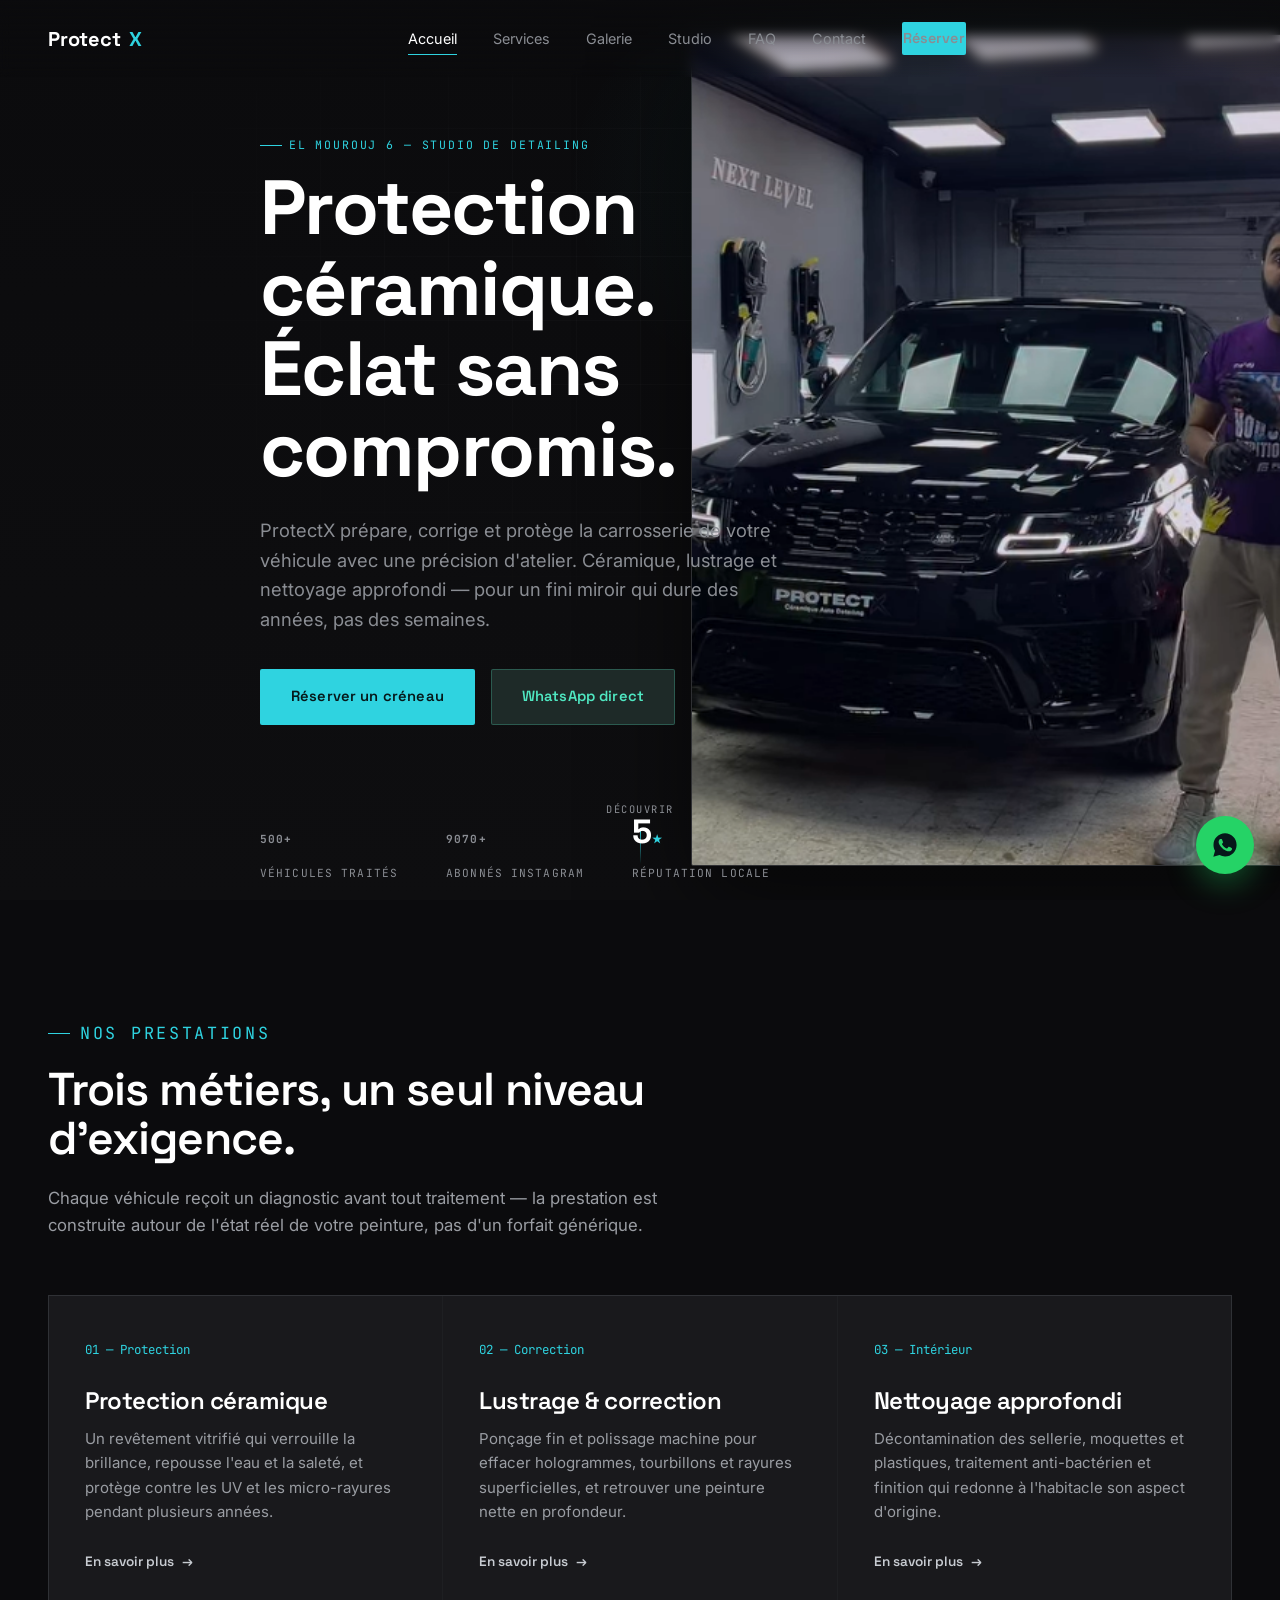
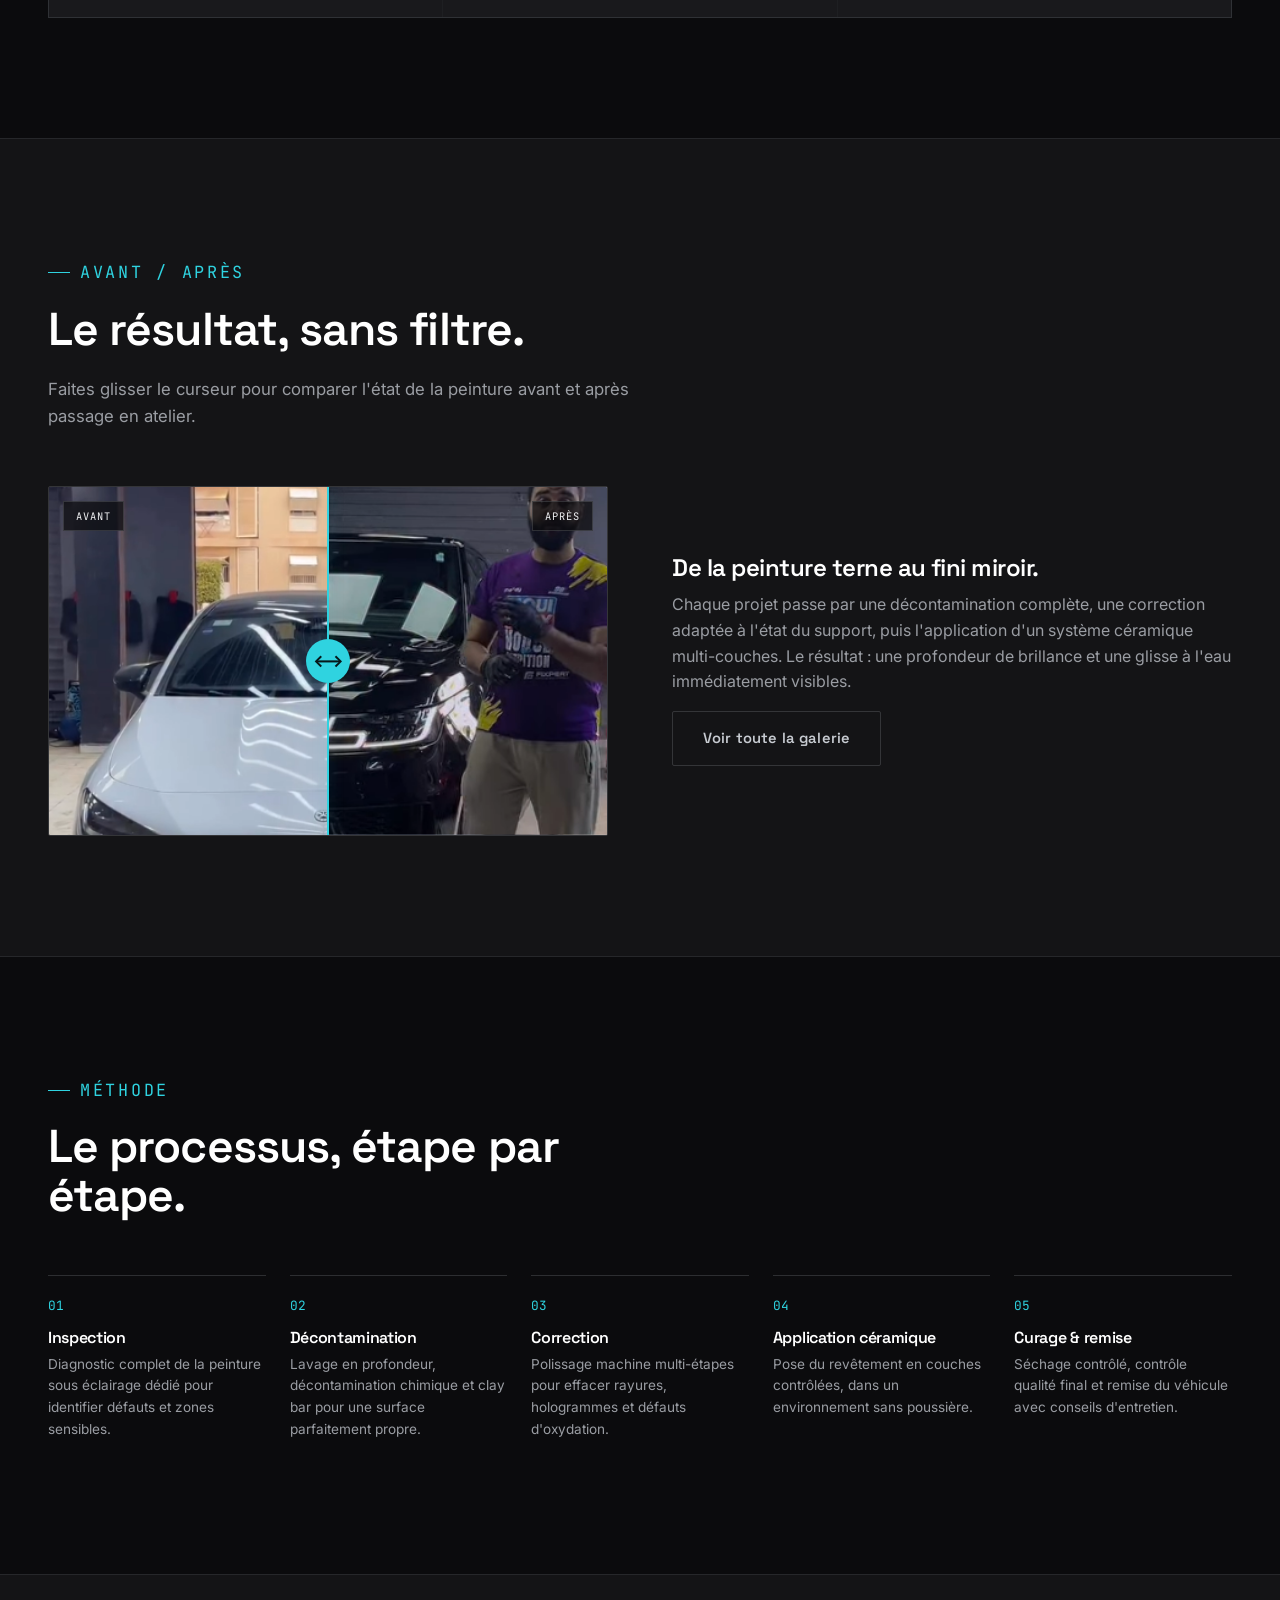
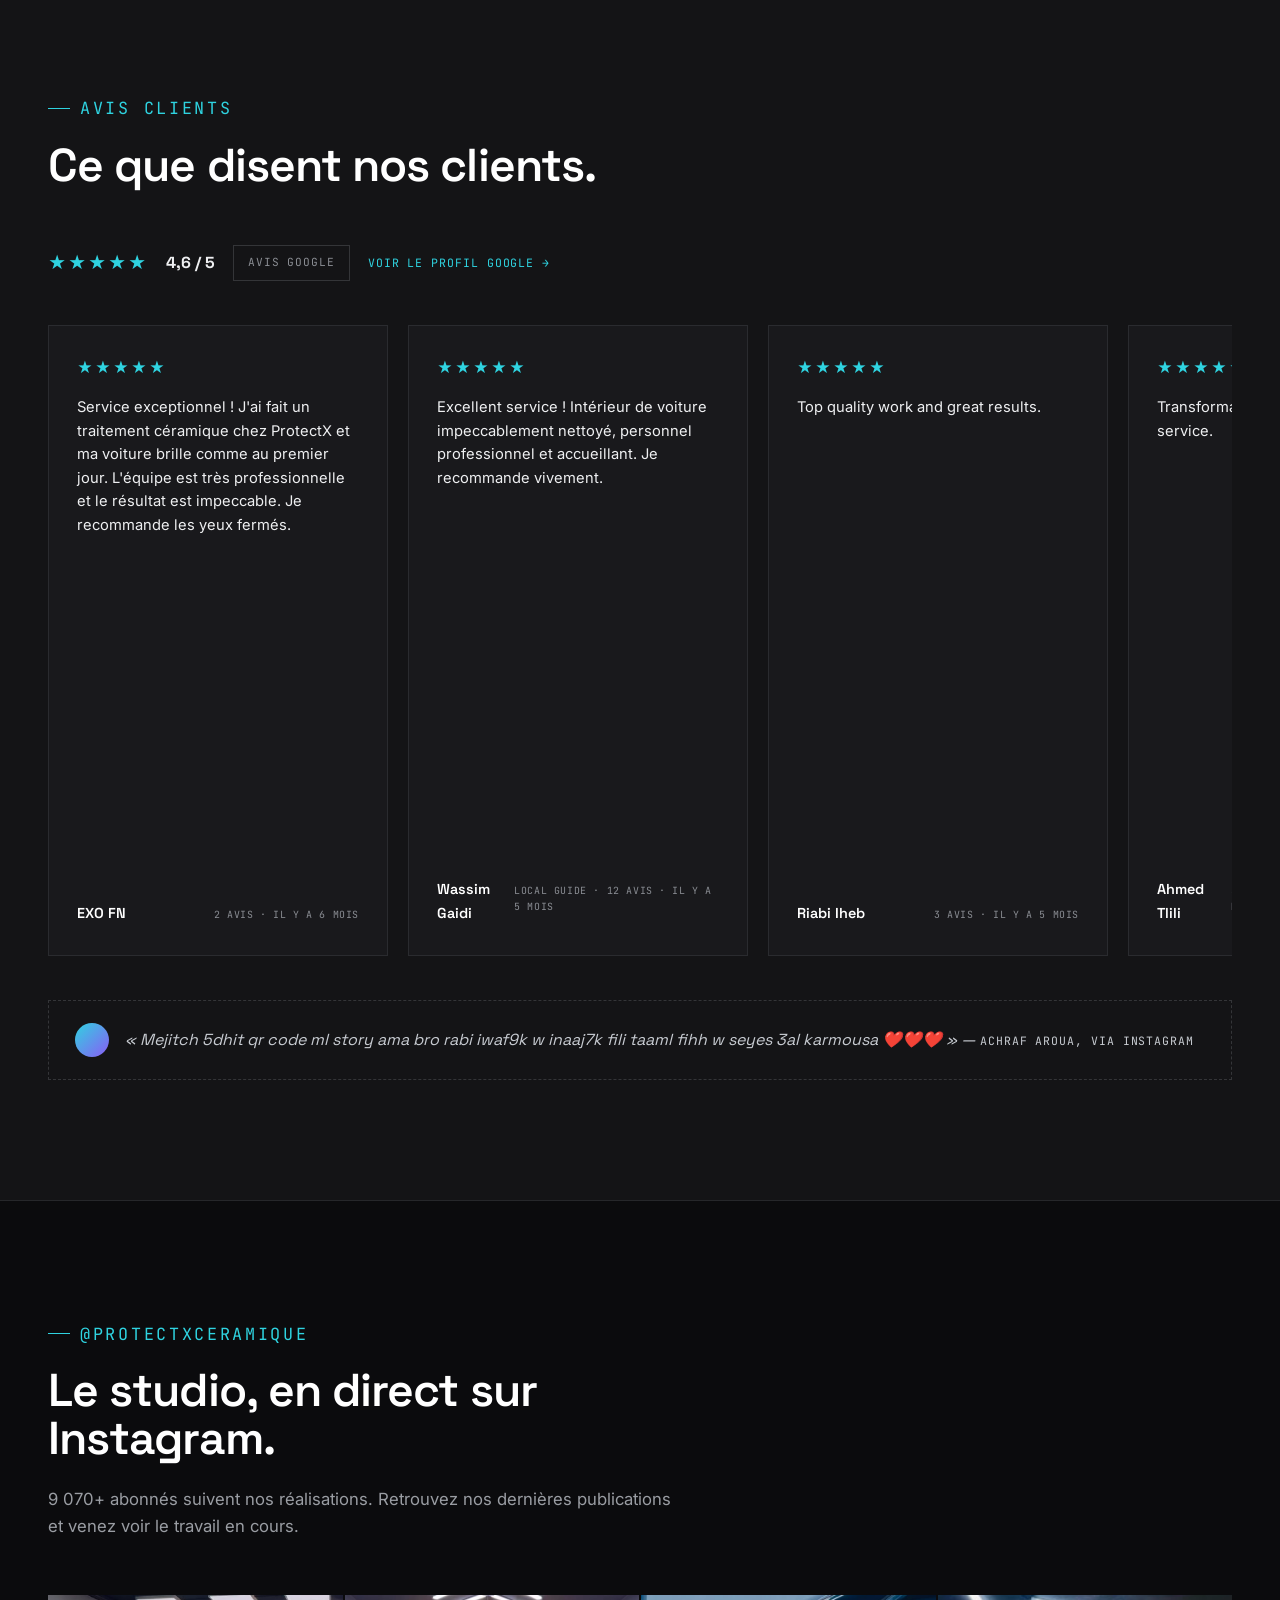
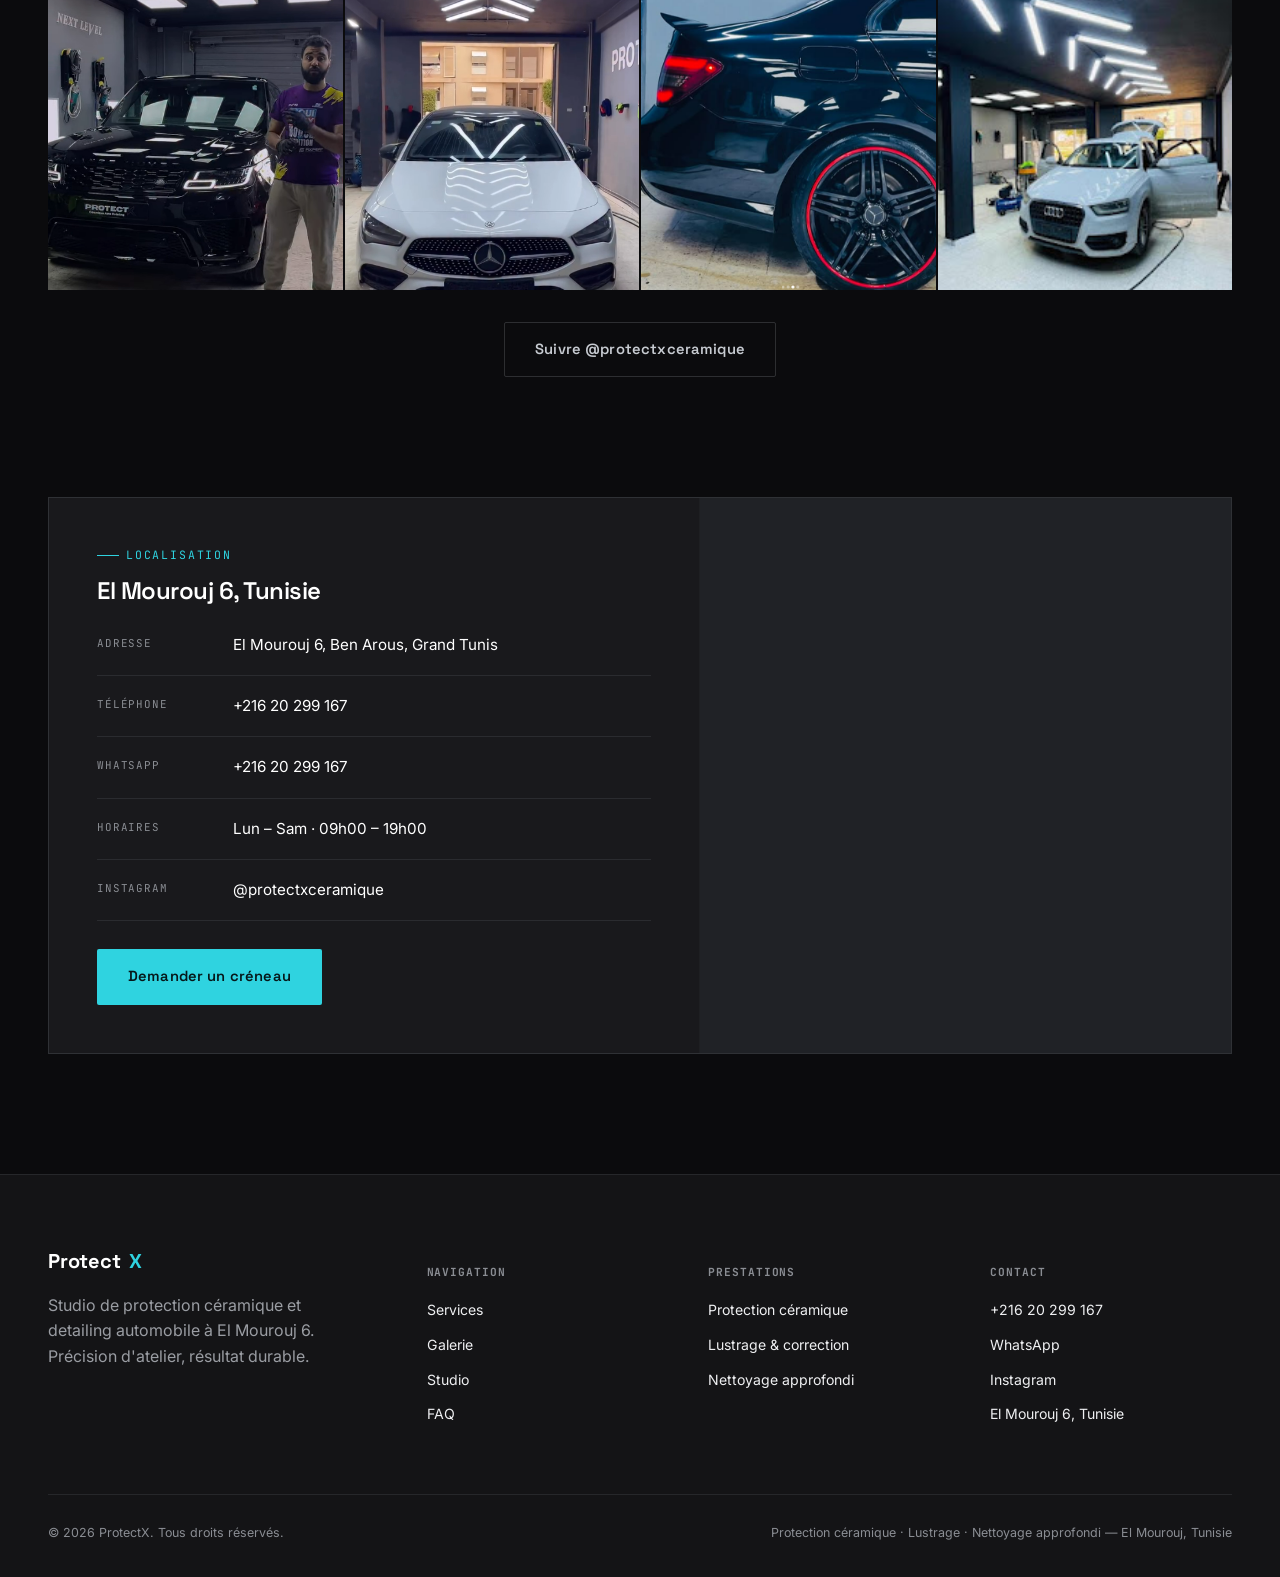
<file: index.html>
<!DOCTYPE html>
<html lang="fr">
<head>
<meta charset="UTF-8">
<meta name="viewport" content="width=device-width, initial-scale=1.0">
<title>ProtectX — Protection Céramique & Detailing | El Mourouj, Tunisie</title>
<meta name="description" content="ProtectX est un studio de detailing automobile haut de gamme à El Mourouj 6. Protection céramique, lustrage et nettoyage approfondi pour un fini miroir qui dure.">
<link rel="canonical" href="https://protectx.tn/">
<meta property="og:title" content="ProtectX — Protection Céramique & Detailing">
<meta property="og:description" content="Studio de detailing automobile à El Mourouj 6, Tunisie. Protection céramique, lustrage, nettoyage approfondi.">
<meta property="og:type" content="business.business">
<meta property="og:image" content="images/hero.png">
<meta property="og:locale" content="fr_TN">
<link rel="preconnect" href="https://fonts.googleapis.com">
<link rel="preconnect" href="https://fonts.gstatic.com" crossorigin>
<link href="https://fonts.googleapis.com/css2?family=Space+Grotesk:wght@500;600;700&family=Inter:wght@400;500;600&family=JetBrains+Mono:wght@400;500&display=swap" rel="stylesheet">
<link rel="stylesheet" href="css/style.css">
<script type="application/ld+json">
{
  "@context": "https://schema.org",
  "@type": "AutomotiveBusiness",
  "name": "ProtectX",
  "image": "images/hero.png",
  "description": "Studio de protection céramique, lustrage et nettoyage approfondi automobile.",
  "address": {
    "@type": "PostalAddress",
    "addressLocality": "El Mourouj 6",
    "addressRegion": "Ben Arous",
    "addressCountry": "TN"
  },
  "telephone": "+21620299167",
  "priceRange": "$$",
  "sameAs": ["https://www.instagram.com/protectxceramique/"],
  "aggregateRating": {
    "@type": "AggregateRating",
    "ratingValue": "4.6",
    "reviewCount": "6"
  }
}
</script>
</head>
<body>

<nav class="nav">
  <div class="wrap">
    <a href="index.html" class="logo">Protect<span>X</span></a>
    <ul class="nav-links">
      <li><a href="index.html">Accueil</a></li>
      <li><a href="services.html">Services</a></li>
      <li><a href="gallery.html">Galerie</a></li>
      <li><a href="about.html">Studio</a></li>
      <li><a href="faq.html">FAQ</a></li>
      <li><a href="contact.html">Contact</a></li>
      <li><a href="contact.html" class="btn btn-primary">Réserver</a></li>
    </ul>
    <div class="nav-cta">
      <button class="nav-toggle" aria-label="Menu">☰</button>
    </div>
  </div>
</nav>

<header class="hero">
  <div class="hero-grid"></div>
  <div class="wrap">
    <div class="hero-content">
      <p class="eyebrow">El Mourouj 6 — Studio de detailing</p>
      <h1>Protection céramique.<br>Éclat sans compromis.</h1>
      <p class="lede">ProtectX prépare, corrige et protège la carrosserie de votre véhicule avec une précision d'atelier. Céramique, lustrage et nettoyage approfondi — pour un fini miroir qui dure des années, pas des semaines.</p>
      <div class="hero-ctas">
        <a href="contact.html" class="btn btn-primary">Réserver un créneau</a>
        <a href="https://wa.me/21620299167?text=Bonjour%2C%20je%20souhaite%20r%C3%A9server%20un%20traitement%20c%C3%A9ramique..." class="btn btn-wa" target="_blank" rel="noopener">
          WhatsApp direct
        </a>
      </div>
      <div class="hero-stats">
        <div class="stat"><b><span data-count="500" data-suffix="+">0</span></b><span>Véhicules traités</span></div>
        <div class="stat"><b><span data-count="9070" data-suffix="+">0</span></b><span>Abonnés Instagram</span></div>
        <div class="stat"><b>5<span style="color:var(--teal)">★</span></b><span>Réputation locale</span></div>
      </div>
    </div>
  </div>
  <div class="bead-media sweep">
    <img src="images/hero.png" alt="Gouttes d'eau perlant sur une carrosserie traitée en céramique, dans le garage ProtectX">
  </div>
  <div class="scroll-cue"><span>Découvrir</span><span class="line"></span></div>
</header>

<section class="section" id="services">
  <div class="wrap">
    <div class="section-head reveal">
      <p class="eyebrow">Nos prestations</p>
      <h2>Trois métiers, un seul niveau d'exigence.</h2>
      <p>Chaque véhicule reçoit un diagnostic avant tout traitement — la prestation est construite autour de l'état réel de votre peinture, pas d'un forfait générique.</p>
    </div>
  </div>
  <div class="wrap">
    <div class="services-grid reveal">
      <div class="service-card sweep">
        <span class="service-num">01 — Protection</span>
        <h3>Protection céramique</h3>
        <p>Un revêtement vitrifié qui verrouille la brillance, repousse l'eau et la saleté, et protège contre les UV et les micro-rayures pendant plusieurs années.</p>
        <a href="services.html#ceramique" class="more">En savoir plus <span class="arrow">→</span></a>
      </div>
      <div class="service-card sweep">
        <span class="service-num">02 — Correction</span>
        <h3>Lustrage & correction</h3>
        <p>Ponçage fin et polissage machine pour effacer hologrammes, tourbillons et rayures superficielles, et retrouver une peinture nette en profondeur.</p>
        <a href="services.html#lustrage" class="more">En savoir plus <span class="arrow">→</span></a>
      </div>
      <div class="service-card sweep">
        <span class="service-num">03 — Intérieur</span>
        <h3>Nettoyage approfondi</h3>
        <p>Décontamination des sellerie, moquettes et plastiques, traitement anti-bactérien et finition qui redonne à l'habitacle son aspect d'origine.</p>
        <a href="services.html#interieur" class="more">En savoir plus <span class="arrow">→</span></a>
      </div>
    </div>
  </div>
</section>

<section class="section" style="background:var(--bg-2); border-top:1px solid var(--line); border-bottom:1px solid var(--line);">
  <div class="wrap">
    <div class="section-head reveal">
      <p class="eyebrow">Avant / Après</p>
      <h2>Le résultat, sans filtre.</h2>
      <p>Faites glisser le curseur pour comparer l'état de la peinture avant et après passage en atelier.</p>
    </div>
    <div class="two-col reveal">
      <div class="ba">
        <img class="before-img" src="images/img2.png" alt="Carrosserie avant correction de peinture">
        <img class="after-img" src="images/hero.png" alt="Carrosserie après protection céramique, fini miroir">
        <span class="tag before">Avant</span>
        <span class="tag after">Après</span>
        <div class="handle"></div>
      </div>
      <div>
        <h3>De la peinture terne au fini miroir.</h3>
        <p>Chaque projet passe par une décontamination complète, une correction adaptée à l'état du support, puis l'application d'un système céramique multi-couches. Le résultat : une profondeur de brillance et une glisse à l'eau immédiatement visibles.</p>
        <a href="gallery.html" class="btn btn-ghost">Voir toute la galerie</a>
      </div>
    </div>
  </div>
</section>

<section class="section">
  <div class="wrap">
    <div class="section-head reveal">
      <p class="eyebrow">Méthode</p>
      <h2>Le processus, étape par étape.</h2>
    </div>
    <div class="process reveal">
      <div class="step">
        <span class="n">01</span>
        <h4>Inspection</h4>
        <p>Diagnostic complet de la peinture sous éclairage dédié pour identifier défauts et zones sensibles.</p>
      </div>
      <div class="step">
        <span class="n">02</span>
        <h4>Décontamination</h4>
        <p>Lavage en profondeur, décontamination chimique et clay bar pour une surface parfaitement propre.</p>
      </div>
      <div class="step">
        <span class="n">03</span>
        <h4>Correction</h4>
        <p>Polissage machine multi-étapes pour effacer rayures, hologrammes et défauts d'oxydation.</p>
      </div>
      <div class="step">
        <span class="n">04</span>
        <h4>Application céramique</h4>
        <p>Pose du revêtement en couches contrôlées, dans un environnement sans poussière.</p>
      </div>
      <div class="step">
        <span class="n">05</span>
        <h4>Curage & remise</h4>
        <p>Séchage contrôlé, contrôle qualité final et remise du véhicule avec conseils d'entretien.</p>
      </div>
    </div>
  </div>
</section>

<section class="section" id="testimonials" style="background:var(--bg-2); border-top:1px solid var(--line); border-bottom:1px solid var(--line);">
  <div class="wrap">
    <div class="section-head reveal">
      <p class="eyebrow">Avis clients</p>
      <h2>Ce que disent nos clients.</h2>
    </div>
    <div class="rating-summary reveal">
      <span class="stars">★★★★★</span>
      <strong style="font-family:'Space Grotesk',sans-serif;">4,6 / 5</strong>
      <span class="badge-google">Avis Google</span>
      <a href="https://www.google.com/search?q=ProtectX+El+Mourouj" target="_blank" rel="noopener" class="mono" style="color:var(--teal);">Voir le profil Google →</a>
    </div>

    <div class="t-track reveal">
      <article class="t-card">
        <div class="stars">★★★★★</div>
        <p>Service exceptionnel ! J'ai fait un traitement céramique chez ProtectX et ma voiture brille comme au premier jour. L'équipe est très professionnelle et le résultat est impeccable. Je recommande les yeux fermés.</p>
        <div class="t-who"><b>EXO FN</b><span>2 avis · il y a 6 mois</span></div>
      </article>

      <article class="t-card">
        <div class="stars">★★★★★</div>
        <p>Excellent service ! Intérieur de voiture impeccablement nettoyé, personnel professionnel et accueillant. Je recommande vivement.</p>
        <div class="t-who"><b>Wassim Gaidi</b><span>Local Guide · 12 avis · il y a 5 mois</span></div>
      </article>

      <article class="t-card">
        <div class="stars">★★★★★</div>
        <p>Top quality work and great results.</p>
        <div class="t-who"><b>Riabi Iheb</b><span>3 avis · il y a 5 mois</span></div>
      </article>

      <article class="t-card">
        <div class="stars">★★★★★</div>
        <p>Transformation magnifique ! Bien service.</p>
        <div class="t-who"><b>Ahmed Tlili</b><span>5 avis · 1 photo · il y a 5 mois</span></div>
      </article>

      <article class="t-card warn">
        <div class="stars">★★☆☆☆</div>
        <p>La qualité du nettoyage était bonne et le travail de detailing soigné. Cependant, les horaires convenus n'ont pas été respectés à deux reprises, et certains éléments du véhicule n'ont pas été correctement remis en place. Les housses de sièges ont été mal retirées, ce qui a nécessité réparation. Deux étoiles principalement parce que le gérant a cherché une solution équitable pour les housses endommagées — ce qui est appréciable, mais des progrès sont attendus sur l'organisation.</p>
        <div class="t-who"><b>Talel Bouzaeine</b><span>3 avis · il y a 4 mois</span></div>
        <div class="t-note">Notre engagement qualité : chaque retour est pris au sérieux. Ce cas a été traité directement avec le client et a fait évoluer nos procédures de manipulation intérieure.</div>
      </article>
    </div>

    <div class="shoutout reveal">
      <span class="ig-dot"></span>
      <p style="margin:0; color:var(--chrome);">« Mejitch 5dhit qr code ml story ama bro rabi iwaf9k w inaaj7k fili taaml fihh w seyes 3al karmousa ❤️❤️❤️ » — <span class="mono" style="font-style:normal;">Achraf Aroua, via Instagram</span></p>
    </div>
  </div>
</section>

<section class="section">
  <div class="wrap">
    <div class="section-head reveal">
      <p class="eyebrow">@protectxceramique</p>
      <h2>Le studio, en direct sur Instagram.</h2>
      <p>9 070+ abonnés suivent nos réalisations. Retrouvez nos dernières publications et venez voir le travail en cours.</p>
    </div>
    <div class="ig-strip reveal">
      <a class="ig-item" href="https://www.instagram.com/protectxceramique/" target="_blank" rel="noopener"><img src="images/hero.png" alt="Publication Instagram ProtectX — véhicule poli en atelier"></a>
      <a class="ig-item" href="https://www.instagram.com/protectxceramique/" target="_blank" rel="noopener"><img src="images/img2.png" alt="Publication Instagram ProtectX — détail de carrosserie"></a>
      <a class="ig-item" href="https://www.instagram.com/protectxceramique/" target="_blank" rel="noopener"><img src="images/img3.png" alt="Publication Instagram ProtectX — fini céramique"></a>
      <a class="ig-item" href="https://www.instagram.com/protectxceramique/" target="_blank" rel="noopener"><img src="images/22.jpeg" alt="Publication Instagram ProtectX — atelier"></a>
    </div>
    <div style="text-align:center; margin-top:32px;">
      <a href="https://www.instagram.com/protectxceramique/" target="_blank" rel="noopener" class="btn btn-ghost">Suivre @protectxceramique</a>
    </div>
  </div>
</section>

<section class="section" style="padding-top:0;">
  <div class="wrap">
    <div class="contact-grid reveal">
      <div class="contact-panel">
        <p class="eyebrow">Localisation</p>
        <h3>El Mourouj 6, Tunisie</h3>
        <div class="info-row"><span class="k">Adresse</span><span class="v">El Mourouj 6, Ben Arous, Grand Tunis</span></div>
        <div class="info-row"><span class="k">Téléphone</span><span class="v"><a href="tel:+21620299167">+216 20 299 167</a></span></div>
        <div class="info-row"><span class="k">WhatsApp</span><span class="v"><a href="https://wa.me/21620299167" target="_blank" rel="noopener">+216 20 299 167</a></span></div>
        <div class="info-row"><span class="k">Horaires</span><span class="v">Lun – Sam · 09h00 – 19h00</span></div>
        <div class="info-row"><span class="k">Instagram</span><span class="v"><a href="https://www.instagram.com/protectxceramique/" target="_blank" rel="noopener">@protectxceramique</a></span></div>
        <a href="contact.html" class="btn btn-primary" style="margin-top:28px;">Demander un créneau</a>
      </div>
      <div class="map-embed">
        <iframe src="https://www.google.com/maps?q=El+Mourouj+6,+Tunisie&output=embed" loading="lazy" allowfullscreen title="Localisation ProtectX — El Mourouj 6"></iframe>
      </div>
    </div>
  </div>
</section>

<footer>
  <div class="wrap">
    <div class="foot-grid">
      <div>
        <a href="index.html" class="logo">Protect<span>X</span></a>
        <p style="margin-top:16px; max-width:280px;">Studio de protection céramique et detailing automobile à El Mourouj 6. Précision d'atelier, résultat durable.</p>
      </div>
      <div>
        <h5>Navigation</h5>
        <ul>
          <li><a href="services.html">Services</a></li>
          <li><a href="gallery.html">Galerie</a></li>
          <li><a href="about.html">Studio</a></li>
          <li><a href="faq.html">FAQ</a></li>
        </ul>
      </div>
      <div>
        <h5>Prestations</h5>
        <ul>
          <li><a href="services.html#ceramique">Protection céramique</a></li>
          <li><a href="services.html#lustrage">Lustrage & correction</a></li>
          <li><a href="services.html#interieur">Nettoyage approfondi</a></li>
        </ul>
      </div>
      <div>
        <h5>Contact</h5>
        <ul>
          <li><a href="tel:+21620299167">+216 20 299 167</a></li>
          <li><a href="https://wa.me/21620299167" target="_blank" rel="noopener">WhatsApp</a></li>
          <li><a href="https://www.instagram.com/protectxceramique/" target="_blank" rel="noopener">Instagram</a></li>
          <li>El Mourouj 6, Tunisie</li>
        </ul>
      </div>
    </div>
    <div class="foot-bottom">
      <span>© <span class="year"></span> ProtectX. Tous droits réservés.</span>
      <span>Protection céramique · Lustrage · Nettoyage approfondi — El Mourouj, Tunisie</span>
    </div>
  </div>
</footer>

<a class="wa-float" href="https://wa.me/21620299167?text=Bonjour%2C%20je%20souhaite%20r%C3%A9server%20un%20traitement%20c%C3%A9ramique..." target="_blank" rel="noopener" aria-label="Contacter ProtectX sur WhatsApp">
  <svg width="28" height="28" viewBox="0 0 24 24" fill="#06181A"><path d="M12.04 2C6.58 2 2.13 6.45 2.13 11.91c0 1.75.46 3.45 1.32 4.95L2 22l5.28-1.38a9.9 9.9 0 0 0 4.76 1.21h.01c5.46 0 9.9-4.45 9.9-9.91C21.96 6.45 17.5 2 12.04 2Zm5.8 14.02c-.24.68-1.4 1.3-1.93 1.35-.5.05-1 .25-3.37-.7-2.85-1.14-4.68-4.06-4.83-4.25-.14-.19-1.16-1.54-1.16-2.94s.73-2.08.99-2.37c.26-.28.56-.35.75-.35h.53c.17 0 .4-.06.62.48.24.58.8 2 .87 2.15.07.14.12.31.02.5-.1.19-.15.31-.3.48-.14.17-.3.38-.43.5-.14.14-.29.29-.13.57.17.28.75 1.24 1.6 2.01 1.1 1 2.03 1.31 2.31 1.46.28.14.44.12.6-.07.17-.19.72-.84.91-1.13.19-.28.38-.24.64-.14.26.1 1.66.79 1.94.93.28.14.47.21.53.33.07.12.07.68-.17 1.35Z"/></svg>
</a>

<script src="js/main.js"></script>
</body>
</html>
</file>
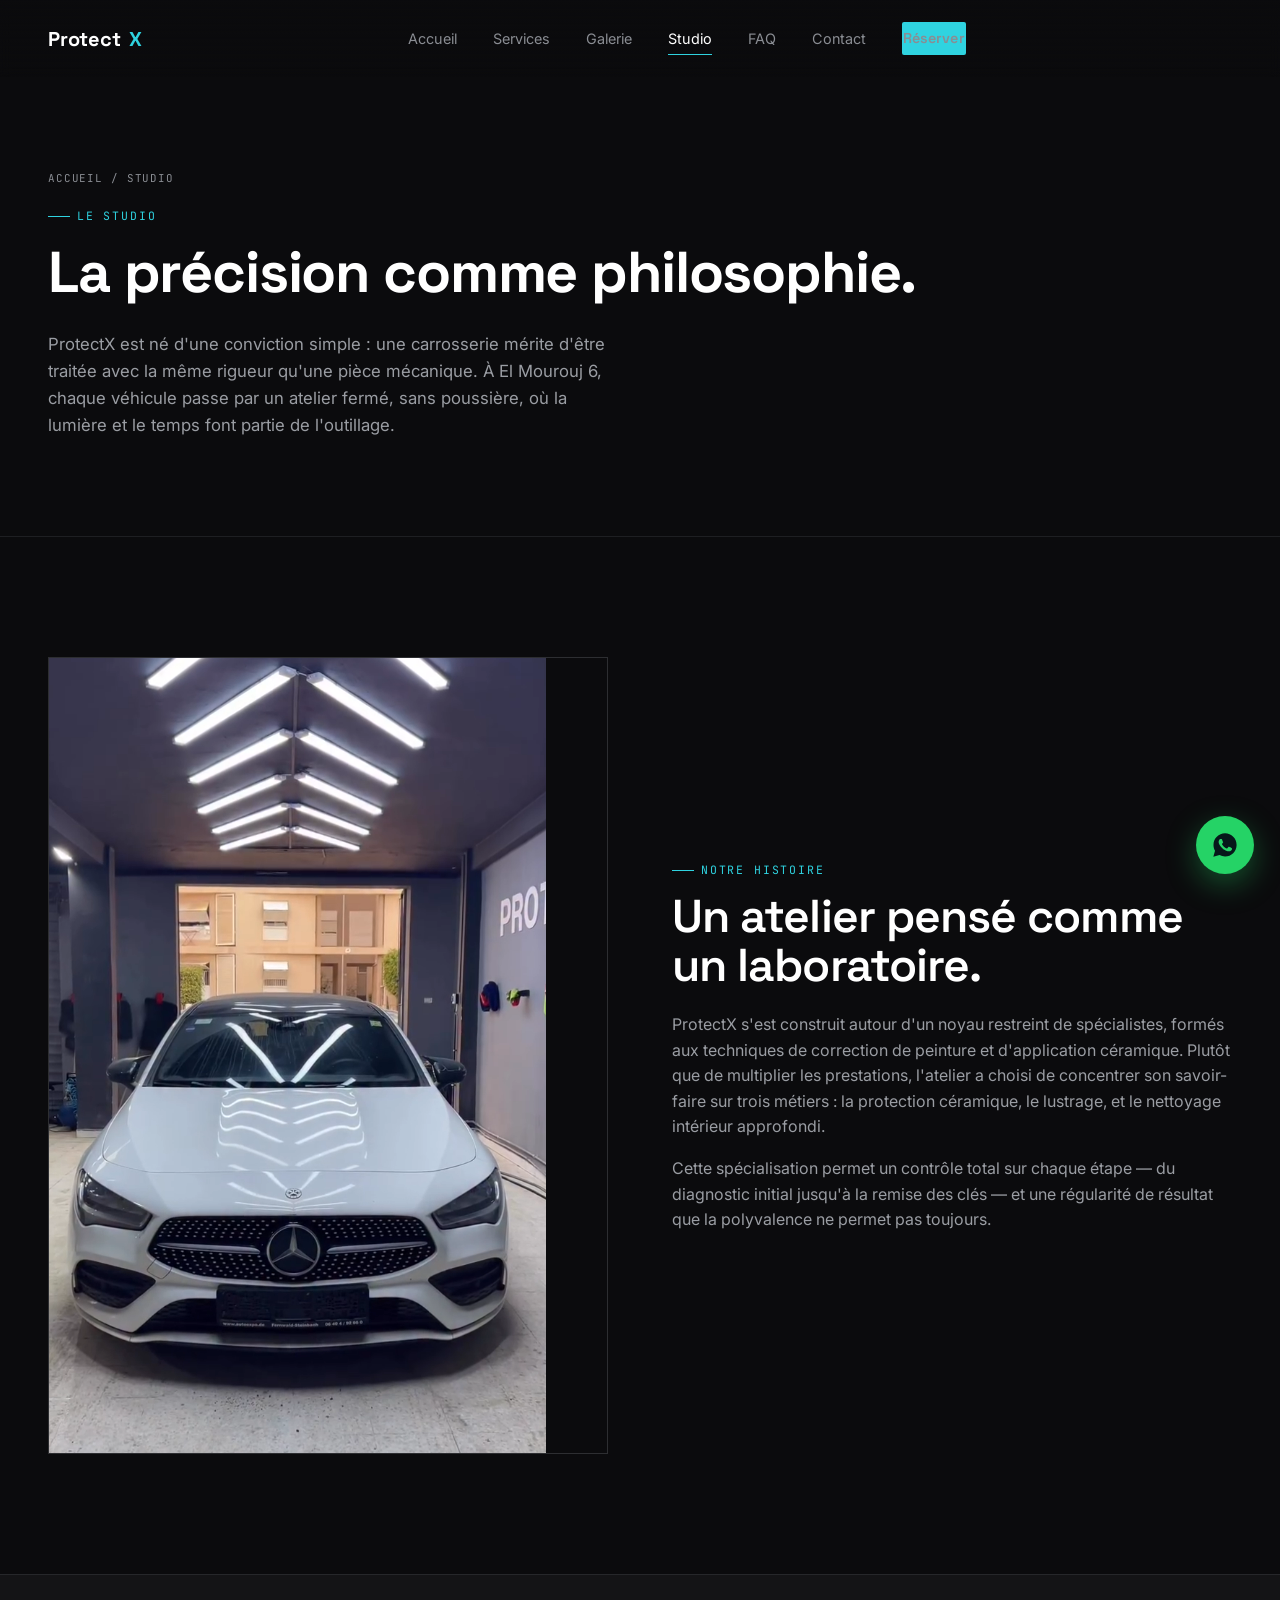
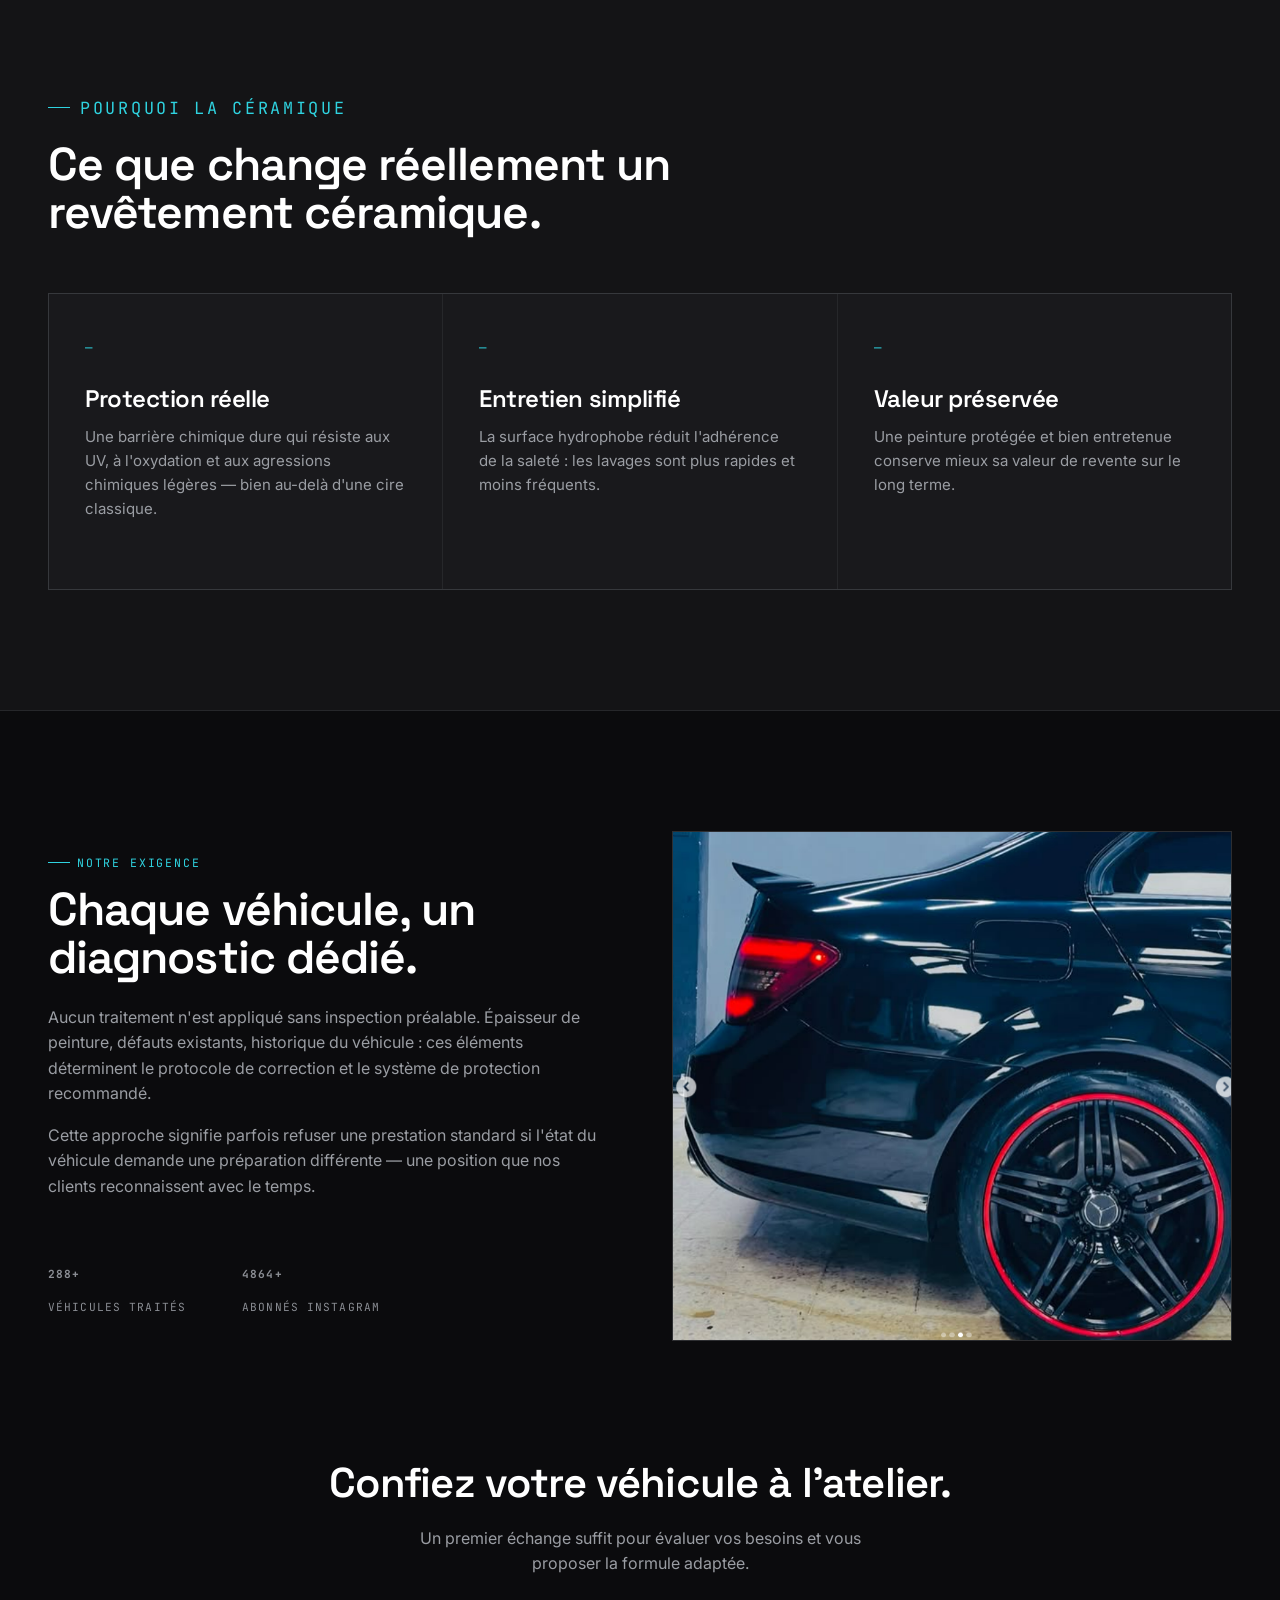
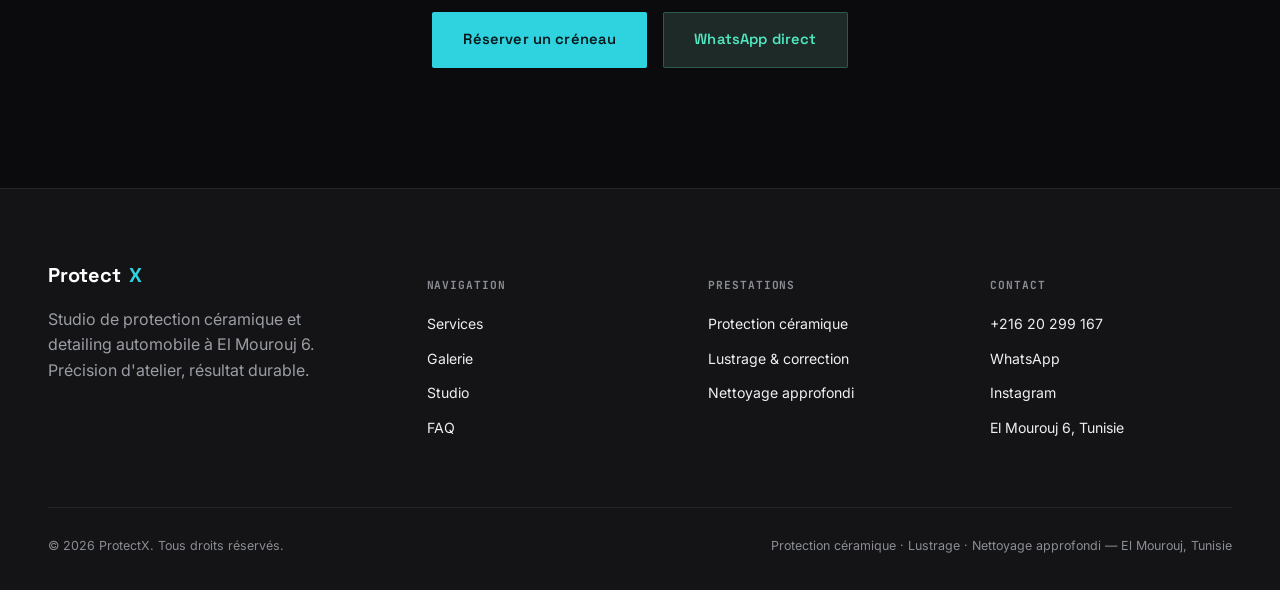
<file: about.html>
<!DOCTYPE html>
<html lang="fr">
<head>
<meta charset="UTF-8">
<meta name="viewport" content="width=device-width, initial-scale=1.0">
<title>Le Studio — ProtectX</title>
<meta name="description" content="ProtectX, studio de detailing automobile à El Mourouj 6. Notre philosophie, notre exigence et pourquoi la protection céramique change tout.">
<link rel="preconnect" href="https://fonts.googleapis.com">
<link rel="preconnect" href="https://fonts.gstatic.com" crossorigin>
<link href="https://fonts.googleapis.com/css2?family=Space+Grotesk:wght@500;600;700&family=Inter:wght@400;500;600&family=JetBrains+Mono:wght@400;500&display=swap" rel="stylesheet">
<link rel="stylesheet" href="css/style.css">
</head>
<body>

<nav class="nav">
  <div class="wrap">
    <a href="index.html" class="logo">Protect<span>X</span></a>
    <ul class="nav-links">
      <li><a href="index.html">Accueil</a></li>
      <li><a href="services.html">Services</a></li>
      <li><a href="gallery.html">Galerie</a></li>
      <li><a href="about.html">Studio</a></li>
      <li><a href="faq.html">FAQ</a></li>
      <li><a href="contact.html">Contact</a></li>
      <li><a href="contact.html" class="btn btn-primary">Réserver</a></li>
    </ul>
    <div class="nav-cta"><button class="nav-toggle" aria-label="Menu">☰</button></div>
  </div>
</nav>

<header class="page-hero">
  <div class="wrap">
    <div class="breadcrumb"><a href="index.html">Accueil</a> / Studio</div>
    <p class="eyebrow">Le studio</p>
    <h1 style="font-size:clamp(2.2rem,5vw,3.6rem);">La précision comme philosophie.</h1>
    <p style="max-width:580px; font-size:1.05rem;">ProtectX est né d'une conviction simple : une carrosserie mérite d'être traitée avec la même rigueur qu'une pièce mécanique. À El Mourouj 6, chaque véhicule passe par un atelier fermé, sans poussière, où la lumière et le temps font partie de l'outillage.</p>
  </div>
</header>

<section class="section">
  <div class="wrap two-col reveal">
    <div class="frame-img sweep">
        <img src="images/img2.png" alt="Atelier ProtectX, véhicule en cours de polissage">
    </div>
    <div>
      <p class="eyebrow">Notre histoire</p>
      <h2>Un atelier pensé comme un laboratoire.</h2>
      <p>ProtectX s'est construit autour d'un noyau restreint de spécialistes, formés aux techniques de correction de peinture et d'application céramique. Plutôt que de multiplier les prestations, l'atelier a choisi de concentrer son savoir-faire sur trois métiers : la protection céramique, le lustrage, et le nettoyage intérieur approfondi.</p>
      <p>Cette spécialisation permet un contrôle total sur chaque étape — du diagnostic initial jusqu'à la remise des clés — et une régularité de résultat que la polyvalence ne permet pas toujours.</p>
    </div>
  </div>
</section>

<section class="section" style="background:var(--bg-2); border-top:1px solid var(--line); border-bottom:1px solid var(--line);">
  <div class="wrap">
    <div class="section-head reveal">
      <p class="eyebrow">Pourquoi la céramique</p>
      <h2>Ce que change réellement un revêtement céramique.</h2>
    </div>
    <div class="services-grid reveal">
      <div class="service-card">
        <span class="service-num">—</span>
        <h3>Protection réelle</h3>
        <p>Une barrière chimique dure qui résiste aux UV, à l'oxydation et aux agressions chimiques légères — bien au-delà d'une cire classique.</p>
      </div>
      <div class="service-card">
        <span class="service-num">—</span>
        <h3>Entretien simplifié</h3>
        <p>La surface hydrophobe réduit l'adhérence de la saleté : les lavages sont plus rapides et moins fréquents.</p>
      </div>
      <div class="service-card">
        <span class="service-num">—</span>
        <h3>Valeur préservée</h3>
        <p>Une peinture protégée et bien entretenue conserve mieux sa valeur de revente sur le long terme.</p>
      </div>
    </div>
  </div>
</section>

<section class="section">
  <div class="wrap two-col reveal">
    <div>
      <p class="eyebrow">Notre exigence</p>
      <h2>Chaque véhicule, un diagnostic dédié.</h2>
      <p>Aucun traitement n'est appliqué sans inspection préalable. Épaisseur de peinture, défauts existants, historique du véhicule : ces éléments déterminent le protocole de correction et le système de protection recommandé.</p>
      <p>Cette approche signifie parfois refuser une prestation standard si l'état du véhicule demande une préparation différente — une position que nos clients reconnaissent avec le temps.</p>
      <div class="counter-row">
        <div class="stat"><b><span data-count="500" data-suffix="+">0</span></b><span>Véhicules traités</span></div>
        <div class="stat"><b><span data-count="9070" data-suffix="+">0</span></b><span>Abonnés Instagram</span></div>
      </div>
    </div>
    <div class="frame-img sweep">
      <img src="images/img3.png" alt="Contrôle qualité d'un véhicule en fin de traitement, atelier ProtectX">
    </div>
  </div>
</section>

<section class="section" style="padding-top:0;">
  <div class="wrap" style="text-align:center;">
    <h2 style="font-size:clamp(1.8rem,4vw,2.6rem);" class="reveal">Confiez votre véhicule à l'atelier.</h2>
    <p class="reveal" style="max-width:480px; margin:0 auto 28px;">Un premier échange suffit pour évaluer vos besoins et vous proposer la formule adaptée.</p>
    <div class="hero-ctas reveal" style="justify-content:center;">
      <a href="contact.html" class="btn btn-primary">Réserver un créneau</a>
      <a href="https://wa.me/21620299167?text=Bonjour%2C%20je%20souhaite%20r%C3%A9server%20un%20traitement%20c%C3%A9ramique..." class="btn btn-wa" target="_blank" rel="noopener">WhatsApp direct</a>
    </div>
  </div>
</section>

<footer>
  <div class="wrap">
    <div class="foot-grid">
      <div>
        <a href="index.html" class="logo">Protect<span>X</span></a>
        <p style="margin-top:16px; max-width:280px;">Studio de protection céramique et detailing automobile à El Mourouj 6. Précision d'atelier, résultat durable.</p>
      </div>
      <div>
        <h5>Navigation</h5>
        <ul>
          <li><a href="services.html">Services</a></li>
          <li><a href="gallery.html">Galerie</a></li>
          <li><a href="about.html">Studio</a></li>
          <li><a href="faq.html">FAQ</a></li>
        </ul>
      </div>
      <div>
        <h5>Prestations</h5>
        <ul>
          <li><a href="services.html#ceramique">Protection céramique</a></li>
          <li><a href="services.html#lustrage">Lustrage & correction</a></li>
          <li><a href="services.html#interieur">Nettoyage approfondi</a></li>
        </ul>
      </div>
      <div>
        <h5>Contact</h5>
        <ul>
          <li><a href="tel:+21620299167">+216 20 299 167</a></li>
          <li><a href="https://wa.me/21620299167" target="_blank" rel="noopener">WhatsApp</a></li>
          <li><a href="https://www.instagram.com/protectxceramique/" target="_blank" rel="noopener">Instagram</a></li>
          <li>El Mourouj 6, Tunisie</li>
        </ul>
      </div>
    </div>
    <div class="foot-bottom">
      <span>© <span class="year"></span> ProtectX. Tous droits réservés.</span>
      <span>Protection céramique · Lustrage · Nettoyage approfondi — El Mourouj, Tunisie</span>
    </div>
  </div>
</footer>

<a class="wa-float" href="https://wa.me/21620299167?text=Bonjour%2C%20je%20souhaite%20r%C3%A9server%20un%20traitement%20c%C3%A9ramique..." target="_blank" rel="noopener" aria-label="Contacter ProtectX sur WhatsApp">
  <svg width="28" height="28" viewBox="0 0 24 24" fill="#06181A"><path d="M12.04 2C6.58 2 2.13 6.45 2.13 11.91c0 1.75.46 3.45 1.32 4.95L2 22l5.28-1.38a9.9 9.9 0 0 0 4.76 1.21h.01c5.46 0 9.9-4.45 9.9-9.91C21.96 6.45 17.5 2 12.04 2Zm5.8 14.02c-.24.68-1.4 1.3-1.93 1.35-.5.05-1 .25-3.37-.7-2.85-1.14-4.68-4.06-4.83-4.25-.14-.19-1.16-1.54-1.16-2.94s.73-2.08.99-2.37c.26-.28.56-.35.75-.35h.53c.17 0 .4-.06.62.48.24.58.8 2 .87 2.15.07.14.12.31.02.5-.1.19-.15.31-.3.48-.14.17-.3.38-.43.5-.14.14-.29.29-.13.57.17.28.75 1.24 1.6 2.01 1.1 1 2.03 1.31 2.31 1.46.28.14.44.12.6-.07.17-.19.72-.84.91-1.13.19-.28.38-.24.64-.14.26.1 1.66.79 1.94.93.28.14.47.21.53.33.07.12.07.68-.17 1.35Z"/></svg>
</a>

<script src="js/main.js"></script>
</body>
</html>
</file>
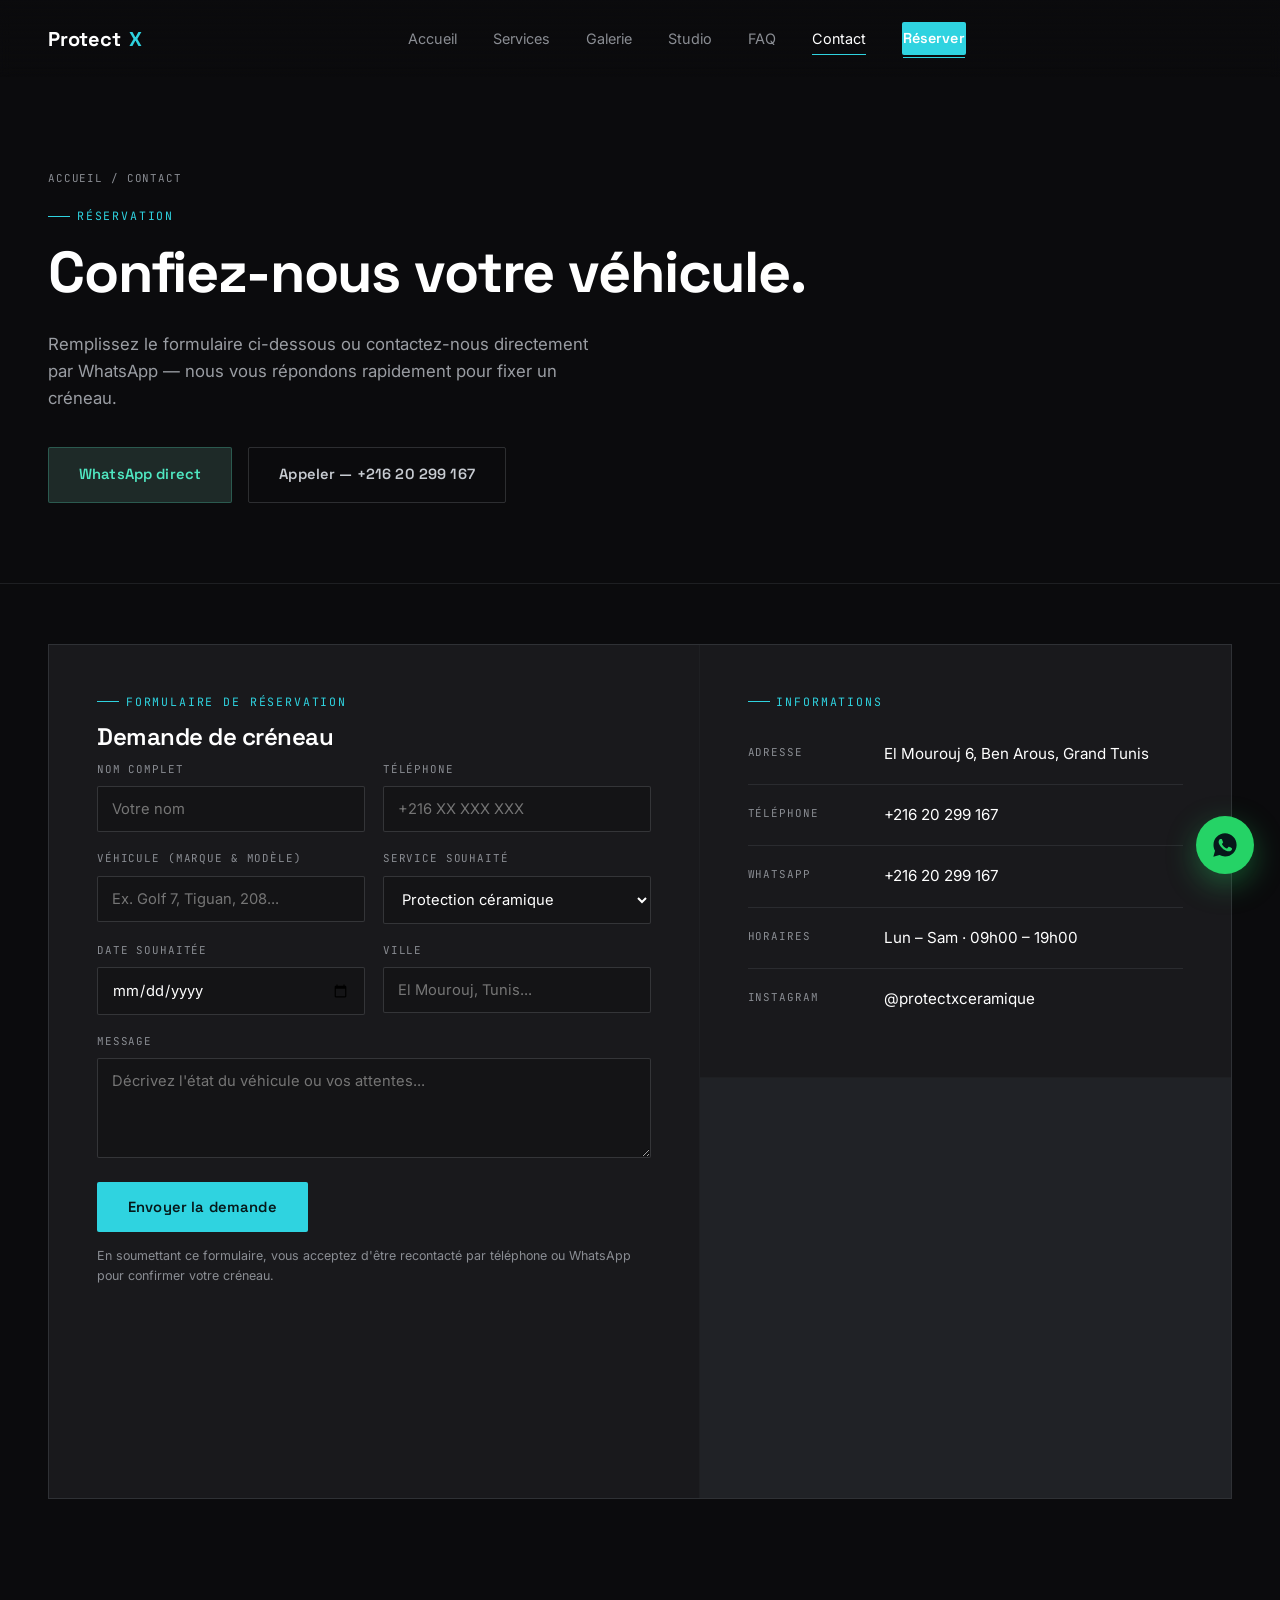
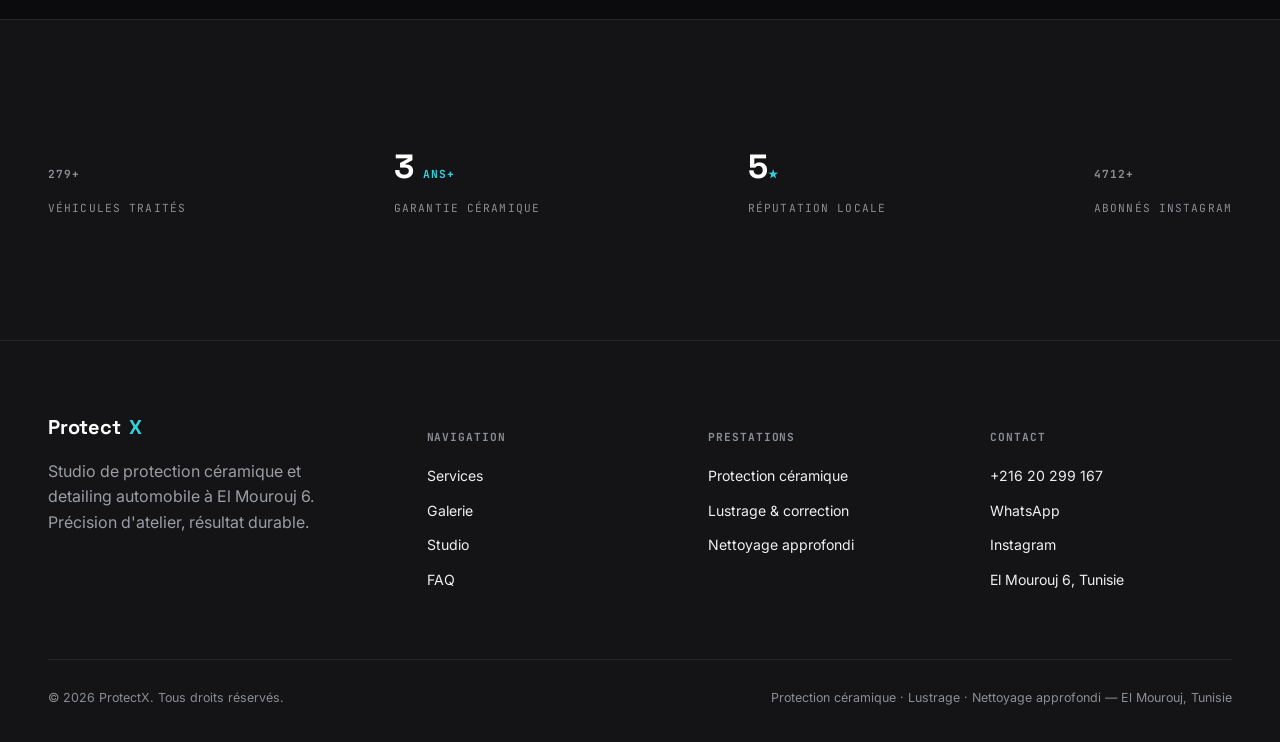
<file: contact.html>
<!DOCTYPE html>
<html lang="fr">
<head>
<meta charset="UTF-8">
<meta name="viewport" content="width=device-width, initial-scale=1.0">
<title>Réserver — Contact ProtectX</title>
<meta name="description" content="Réservez votre traitement céramique, lustrage ou nettoyage approfondi chez ProtectX, El Mourouj 6. Formulaire de réservation, WhatsApp direct, téléphone et plan d'accès.">
<link rel="preconnect" href="https://fonts.googleapis.com">
<link rel="preconnect" href="https://fonts.gstatic.com" crossorigin>
<link href="https://fonts.googleapis.com/css2?family=Space+Grotesk:wght@500;600;700&family=Inter:wght@400;500;600&family=JetBrains+Mono:wght@400;500&display=swap" rel="stylesheet">
<link rel="stylesheet" href="css/style.css">
</head>
<body>

<nav class="nav">
  <div class="wrap">
    <a href="index.html" class="logo">Protect<span>X</span></a>
    <ul class="nav-links">
      <li><a href="index.html">Accueil</a></li>
      <li><a href="services.html">Services</a></li>
      <li><a href="gallery.html">Galerie</a></li>
      <li><a href="about.html">Studio</a></li>
      <li><a href="faq.html">FAQ</a></li>
      <li><a href="contact.html">Contact</a></li>
      <li><a href="contact.html" class="btn btn-primary">Réserver</a></li>
    </ul>
    <div class="nav-cta"><button class="nav-toggle" aria-label="Menu">☰</button></div>
  </div>
</nav>

<header class="page-hero">
  <div class="wrap">
    <div class="breadcrumb"><a href="index.html">Accueil</a> / Contact</div>
    <p class="eyebrow">Réservation</p>
    <h1 style="font-size:clamp(2.2rem,5vw,3.6rem);">Confiez-nous votre véhicule.</h1>
    <p style="max-width:560px; font-size:1.05rem;">Remplissez le formulaire ci-dessous ou contactez-nous directement par WhatsApp — nous vous répondons rapidement pour fixer un créneau.</p>
    <div class="hero-ctas">
      <a href="https://wa.me/21620299167?text=Bonjour%2C%20je%20souhaite%20r%C3%A9server%20un%20traitement%20c%C3%A9ramique..." class="btn btn-wa" target="_blank" rel="noopener">WhatsApp direct</a>
      <a href="tel:+21620299167" class="btn btn-ghost">Appeler — +216 20 299 167</a>
    </div>
  </div>
</header>

<section class="section" style="padding-top:60px;">
  <div class="wrap">
    <div class="contact-grid reveal">
      <div class="contact-panel">
        <p class="eyebrow">Formulaire de réservation</p>
        <h3>Demande de créneau</h3>
        <form id="booking-form">
          <div class="form-grid">
            <div class="field">
              <label for="name">Nom complet</label>
              <input type="text" id="name" name="name" required placeholder="Votre nom">
            </div>
            <div class="field">
              <label for="phone">Téléphone</label>
              <input type="tel" id="phone" name="phone" required placeholder="+216 XX XXX XXX">
            </div>
            <div class="field">
              <label for="vehicle">Véhicule (marque & modèle)</label>
              <input type="text" id="vehicle" name="vehicle" placeholder="Ex. Golf 7, Tiguan, 208...">
            </div>
            <div class="field">
              <label for="service">Service souhaité</label>
              <select id="service" name="service">
                <option>Protection céramique</option>
                <option>Lustrage & correction</option>
                <option>Nettoyage approfondi</option>
                <option>Je ne sais pas encore</option>
              </select>
            </div>
            <div class="field">
              <label for="date">Date souhaitée</label>
              <input type="date" id="date" name="date">
            </div>
            <div class="field">
              <label for="city">Ville</label>
              <input type="text" id="city" name="city" placeholder="El Mourouj, Tunis...">
            </div>
            <div class="field full">
              <label for="message">Message</label>
              <textarea id="message" name="message" placeholder="Décrivez l'état du véhicule ou vos attentes..."></textarea>
            </div>
          </div>
          <button type="submit" class="btn btn-primary" style="margin-top:24px;">Envoyer la demande</button>
          <p class="form-feedback" style="display:none; margin-top:16px; color:var(--teal); font-size:.9rem;"></p>
          <p class="form-note">En soumettant ce formulaire, vous acceptez d'être recontacté par téléphone ou WhatsApp pour confirmer votre créneau.</p>
        </form>
      </div>

      <div>
        <div class="contact-panel" style="margin-bottom:1px;">
          <p class="eyebrow">Informations</p>
          <div class="info-row"><span class="k">Adresse</span><span class="v">El Mourouj 6, Ben Arous, Grand Tunis</span></div>
          <div class="info-row"><span class="k">Téléphone</span><span class="v"><a href="tel:+21620299167">+216 20 299 167</a></span></div>
          <div class="info-row"><span class="k">WhatsApp</span><span class="v"><a href="https://wa.me/21620299167" target="_blank" rel="noopener">+216 20 299 167</a></span></div>
          <div class="info-row"><span class="k">Horaires</span><span class="v">Lun – Sam · 09h00 – 19h00</span></div>
          <div class="info-row"><span class="k">Instagram</span><span class="v"><a href="https://www.instagram.com/protectxceramique/" target="_blank" rel="noopener">@protectxceramique</a></span></div>
        </div>
        <div class="map-embed">
          <iframe src="https://www.google.com/maps?q=El+Mourouj+6,+Tunisie&output=embed" loading="lazy" allowfullscreen title="Localisation ProtectX — El Mourouj 6"></iframe>
        </div>
      </div>
    </div>
  </div>
</section>

<section class="section" style="background:var(--bg-2); border-top:1px solid var(--line);">
  <div class="wrap" style="display:flex; gap:40px; flex-wrap:wrap; justify-content:space-between;" class="reveal">
    <div class="stat"><b><span data-count="500" data-suffix="+">0</span></b><span>Véhicules traités</span></div>
    <div class="stat"><b>3 <span style="color:var(--teal)">ans+</span></b><span>Garantie céramique</span></div>
    <div class="stat"><b>5<span style="color:var(--teal)">★</span></b><span>Réputation locale</span></div>
    <div class="stat"><b><span data-count="9070" data-suffix="+">0</span></b><span>Abonnés Instagram</span></div>
  </div>
</section>

<footer>
  <div class="wrap">
    <div class="foot-grid">
      <div>
        <a href="index.html" class="logo">Protect<span>X</span></a>
        <p style="margin-top:16px; max-width:280px;">Studio de protection céramique et detailing automobile à El Mourouj 6. Précision d'atelier, résultat durable.</p>
      </div>
      <div>
        <h5>Navigation</h5>
        <ul>
          <li><a href="services.html">Services</a></li>
          <li><a href="gallery.html">Galerie</a></li>
          <li><a href="about.html">Studio</a></li>
          <li><a href="faq.html">FAQ</a></li>
        </ul>
      </div>
      <div>
        <h5>Prestations</h5>
        <ul>
          <li><a href="services.html#ceramique">Protection céramique</a></li>
          <li><a href="services.html#lustrage">Lustrage & correction</a></li>
          <li><a href="services.html#interieur">Nettoyage approfondi</a></li>
        </ul>
      </div>
      <div>
        <h5>Contact</h5>
        <ul>
          <li><a href="tel:+21620299167">+216 20 299 167</a></li>
          <li><a href="https://wa.me/21620299167" target="_blank" rel="noopener">WhatsApp</a></li>
          <li><a href="https://www.instagram.com/protectxceramique/" target="_blank" rel="noopener">Instagram</a></li>
          <li>El Mourouj 6, Tunisie</li>
        </ul>
      </div>
    </div>
    <div class="foot-bottom">
      <span>© <span class="year"></span> ProtectX. Tous droits réservés.</span>
      <span>Protection céramique · Lustrage · Nettoyage approfondi — El Mourouj, Tunisie</span>
    </div>
  </div>
</footer>

<a class="wa-float" href="https://wa.me/21620299167?text=Bonjour%2C%20je%20souhaite%20r%C3%A9server%20un%20traitement%20c%C3%A9ramique..." target="_blank" rel="noopener" aria-label="Contacter ProtectX sur WhatsApp">
  <svg width="28" height="28" viewBox="0 0 24 24" fill="#06181A"><path d="M12.04 2C6.58 2 2.13 6.45 2.13 11.91c0 1.75.46 3.45 1.32 4.95L2 22l5.28-1.38a9.9 9.9 0 0 0 4.76 1.21h.01c5.46 0 9.9-4.45 9.9-9.91C21.96 6.45 17.5 2 12.04 2Zm5.8 14.02c-.24.68-1.4 1.3-1.93 1.35-.5.05-1 .25-3.37-.7-2.85-1.14-4.68-4.06-4.83-4.25-.14-.19-1.16-1.54-1.16-2.94s.73-2.08.99-2.37c.26-.28.56-.35.75-.35h.53c.17 0 .4-.06.62.48.24.58.8 2 .87 2.15.07.14.12.31.02.5-.1.19-.15.31-.3.48-.14.17-.3.38-.43.5-.14.14-.29.29-.13.57.17.28.75 1.24 1.6 2.01 1.1 1 2.03 1.31 2.31 1.46.28.14.44.12.6-.07.17-.19.72-.84.91-1.13.19-.28.38-.24.64-.14.26.1 1.66.79 1.94.93.28.14.47.21.53.33.07.12.07.68-.17 1.35Z"/></svg>
</a>

<script src="js/main.js"></script>
</body>
</html>
</file>
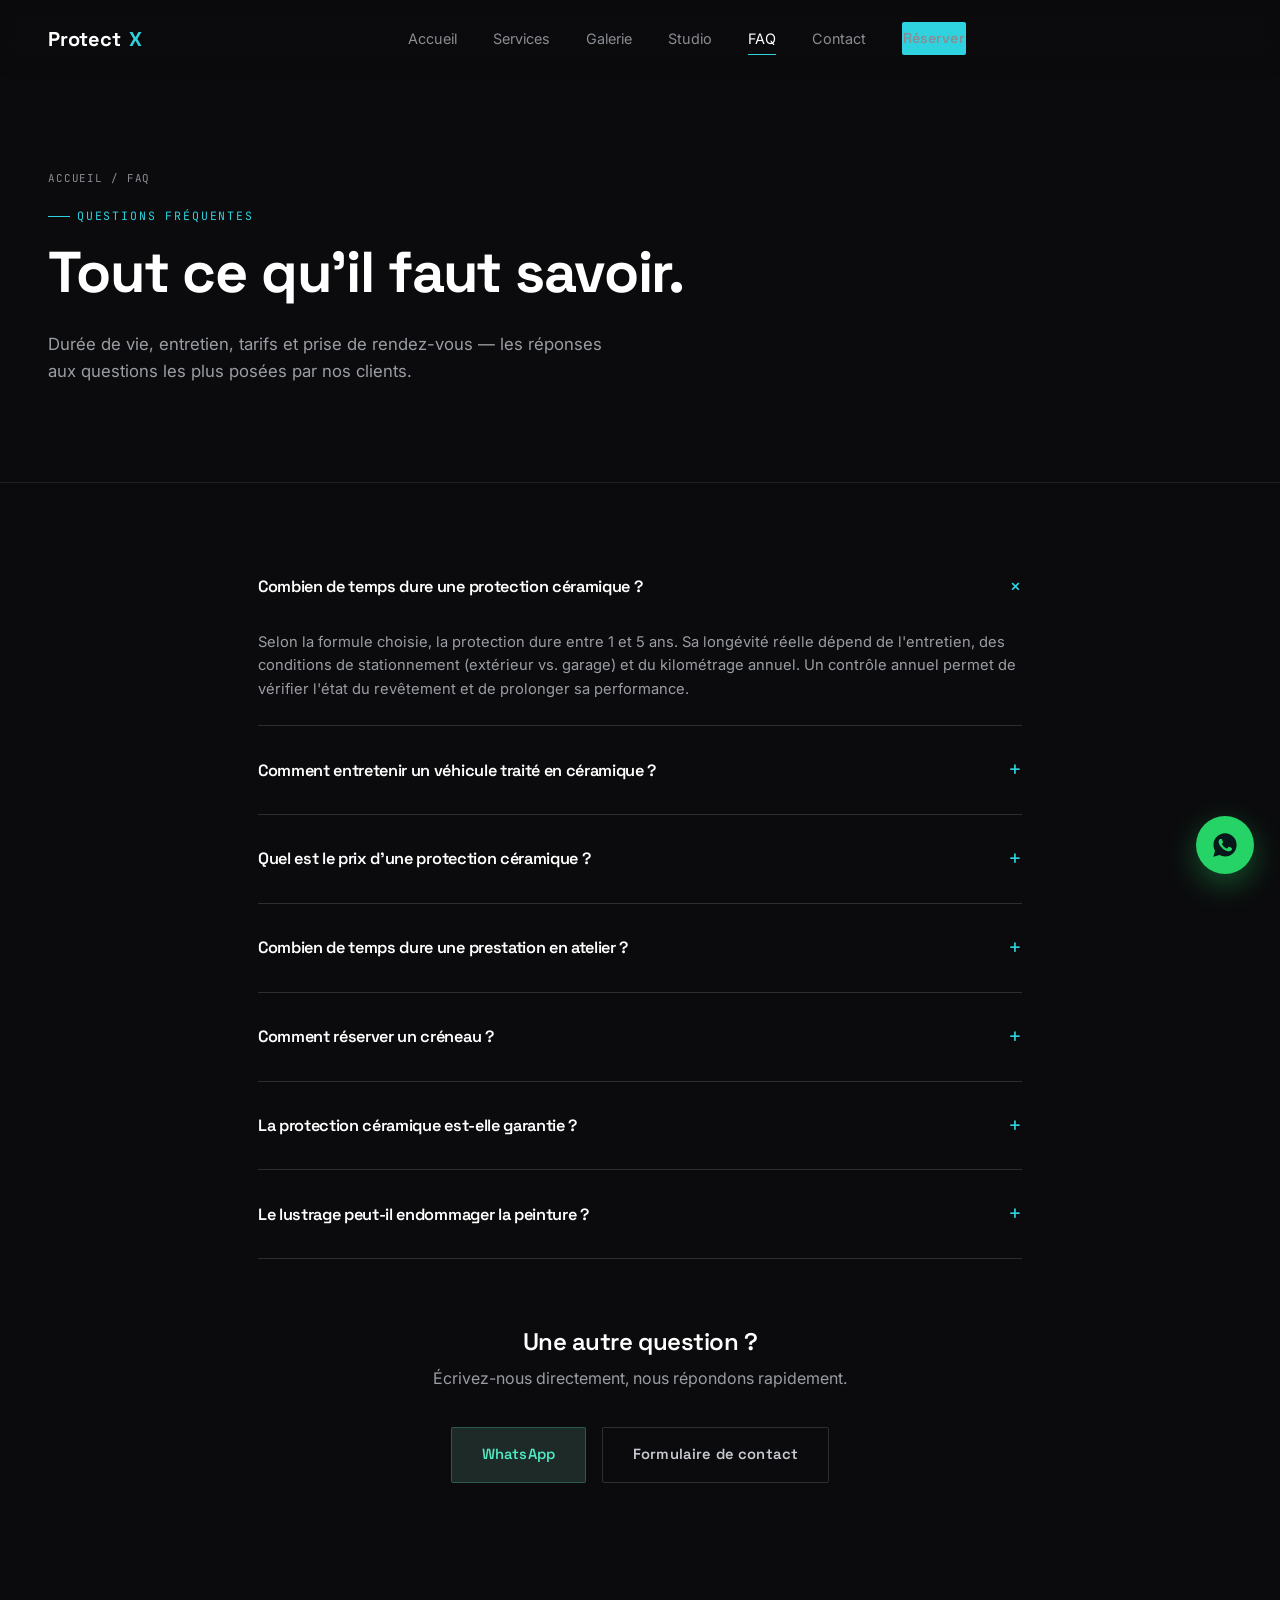
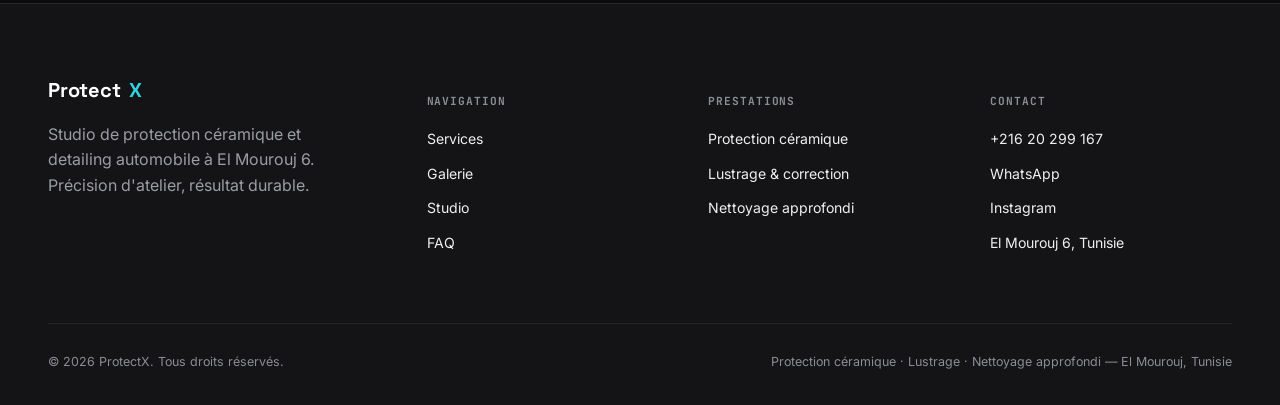
<file: faq.html>
<!DOCTYPE html>
<html lang="fr">
<head>
<meta charset="UTF-8">
<meta name="viewport" content="width=device-width, initial-scale=1.0">
<title>FAQ — Questions fréquentes | ProtectX</title>
<meta name="description" content="Durée de vie de la céramique, entretien, tarifs, prise de rendez-vous et garantie : toutes les réponses aux questions fréquentes sur les prestations ProtectX.">
<link rel="preconnect" href="https://fonts.googleapis.com">
<link rel="preconnect" href="https://fonts.gstatic.com" crossorigin>
<link href="https://fonts.googleapis.com/css2?family=Space+Grotesk:wght@500;600;700&family=Inter:wght@400;500;600&family=JetBrains+Mono:wght@400;500&display=swap" rel="stylesheet">
<link rel="stylesheet" href="css/style.css">
<script type="application/ld+json">
{
  "@context": "https://schema.org",
  "@type": "FAQPage",
  "mainEntity": [
    {
      "@type": "Question",
      "name": "Combien de temps dure une protection céramique ?",
      "acceptedAnswer": { "@type": "Answer", "text": "Selon la formule choisie, entre 1 et 5 ans, sous réserve d'un entretien adapté et d'un contrôle annuel recommandé." }
    },
    {
      "@type": "Question",
      "name": "Comment entretenir un véhicule traité en céramique ?",
      "acceptedAnswer": { "@type": "Answer", "text": "Un lavage régulier à l'eau et au shampoing pH neutre suffit. Évitez les brosses abrasives et les lavages automatiques à rouleaux durant les premières semaines suivant la pose." }
    },
    {
      "@type": "Question",
      "name": "Quel est le prix d'une protection céramique ?",
      "acceptedAnswer": { "@type": "Answer", "text": "Le tarif dépend de la taille du véhicule, de son état et de la formule choisie (1, 3 ou 5 ans). Un devis précis est communiqué après inspection." }
    }
  ]
}
</script>
</head>
<body>

<nav class="nav">
  <div class="wrap">
    <a href="index.html" class="logo">Protect<span>X</span></a>
    <ul class="nav-links">
      <li><a href="index.html">Accueil</a></li>
      <li><a href="services.html">Services</a></li>
      <li><a href="gallery.html">Galerie</a></li>
      <li><a href="about.html">Studio</a></li>
      <li><a href="faq.html">FAQ</a></li>
      <li><a href="contact.html">Contact</a></li>
      <li><a href="contact.html" class="btn btn-primary">Réserver</a></li>
    </ul>
    <div class="nav-cta"><button class="nav-toggle" aria-label="Menu">☰</button></div>
  </div>
</nav>

<header class="page-hero">
  <div class="wrap">
    <div class="breadcrumb"><a href="index.html">Accueil</a> / FAQ</div>
    <p class="eyebrow">Questions fréquentes</p>
    <h1 style="font-size:clamp(2.2rem,5vw,3.6rem);">Tout ce qu'il faut savoir.</h1>
    <p style="max-width:560px; font-size:1.05rem;">Durée de vie, entretien, tarifs et prise de rendez-vous — les réponses aux questions les plus posées par nos clients.</p>
  </div>
</header>

<section class="section" style="padding-top:60px;">
  <div class="wrap" style="max-width:820px;">

    <div class="faq-list reveal">
      <div class="faq-item open">
        <div class="faq-q"><h4>Combien de temps dure une protection céramique ?</h4><span class="plus">+</span></div>
        <div class="faq-a" style="max-height:200px;"><p>Selon la formule choisie, la protection dure entre 1 et 5 ans. Sa longévité réelle dépend de l'entretien, des conditions de stationnement (extérieur vs. garage) et du kilométrage annuel. Un contrôle annuel permet de vérifier l'état du revêtement et de prolonger sa performance.</p></div>
      </div>

      <div class="faq-item">
        <div class="faq-q"><h4>Comment entretenir un véhicule traité en céramique ?</h4><span class="plus">+</span></div>
        <div class="faq-a"><p>Un lavage régulier à l'eau et à un shampoing pH neutre suffit à préserver l'effet hydrophobe. Évitez les brosses abrasives, les stations de lavage à rouleaux et les produits contenant des cires ou des solvants agressifs, surtout durant les premières semaines suivant la pose.</p></div>
      </div>

      <div class="faq-item">
        <div class="faq-q"><h4>Quel est le prix d'une protection céramique ?</h4><span class="plus">+</span></div>
        <div class="faq-a"><p>Le tarif dépend de la taille du véhicule, de son état de peinture, de la couleur et de la formule choisie (1, 3 ou 5 ans). Nous communiquons un devis précis après inspection — contactez-nous par WhatsApp pour une estimation rapide.</p></div>
      </div>

      <div class="faq-item">
        <div class="faq-q"><h4>Combien de temps dure une prestation en atelier ?</h4><span class="plus">+</span></div>
        <div class="faq-a"><p>Un lustrage complet prend généralement une journée. Une protection céramique, décontamination et correction comprises, nécessite entre 1 et 3 jours selon la formule et l'état initial du véhicule. Un temps de curage est ensuite recommandé avant le premier lavage.</p></div>
      </div>

      <div class="faq-item">
        <div class="faq-q"><h4>Comment réserver un créneau ?</h4><span class="plus">+</span></div>
        <div class="faq-a"><p>Le plus rapide est de nous écrire directement sur WhatsApp avec des photos de votre véhicule. Vous pouvez aussi remplir le formulaire de la page Contact — nous vous recontactons sous 24h pour confirmer la date et le devis.</p></div>
      </div>

      <div class="faq-item">
        <div class="faq-q"><h4>La protection céramique est-elle garantie ?</h4><span class="plus">+</span></div>
        <div class="faq-a"><p>Oui. Chaque formule (1, 3 ou 5 ans) est couverte par une garantie correspondant à sa durée, sous réserve d'un entretien conforme à nos recommandations et d'un contrôle annuel.</p></div>
      </div>

      <div class="faq-item">
        <div class="faq-q"><h4>Le lustrage peut-il endommager la peinture ?</h4><span class="plus">+</span></div>
        <div class="faq-a"><p>Non, lorsqu'il est réalisé correctement. Nous mesurons l'épaisseur de peinture avant toute correction et adaptons le grain d'abrasif et le nombre de passes à l'état réel du véhicule, afin de rester dans une marge sécuritaire.</p></div>
      </div>
    </div>

    <div style="text-align:center; margin-top:70px;" class="reveal">
      <h3>Une autre question ?</h3>
      <p style="max-width:420px; margin:0 auto 24px;">Écrivez-nous directement, nous répondons rapidement.</p>
      <div class="hero-ctas" style="justify-content:center;">
        <a href="https://wa.me/21620299167?text=Bonjour%2C%20j%27ai%20une%20question%20concernant%20vos%20prestations..." class="btn btn-wa" target="_blank" rel="noopener">WhatsApp</a>
        <a href="contact.html" class="btn btn-ghost">Formulaire de contact</a>
      </div>
    </div>
  </div>
</section>

<footer>
  <div class="wrap">
    <div class="foot-grid">
      <div>
        <a href="index.html" class="logo">Protect<span>X</span></a>
        <p style="margin-top:16px; max-width:280px;">Studio de protection céramique et detailing automobile à El Mourouj 6. Précision d'atelier, résultat durable.</p>
      </div>
      <div>
        <h5>Navigation</h5>
        <ul>
          <li><a href="services.html">Services</a></li>
          <li><a href="gallery.html">Galerie</a></li>
          <li><a href="about.html">Studio</a></li>
          <li><a href="faq.html">FAQ</a></li>
        </ul>
      </div>
      <div>
        <h5>Prestations</h5>
        <ul>
          <li><a href="services.html#ceramique">Protection céramique</a></li>
          <li><a href="services.html#lustrage">Lustrage & correction</a></li>
          <li><a href="services.html#interieur">Nettoyage approfondi</a></li>
        </ul>
      </div>
      <div>
        <h5>Contact</h5>
        <ul>
          <li><a href="tel:+21620299167">+216 20 299 167</a></li>
          <li><a href="https://wa.me/21620299167" target="_blank" rel="noopener">WhatsApp</a></li>
          <li><a href="https://www.instagram.com/protectxceramique/" target="_blank" rel="noopener">Instagram</a></li>
          <li>El Mourouj 6, Tunisie</li>
        </ul>
      </div>
    </div>
    <div class="foot-bottom">
      <span>© <span class="year"></span> ProtectX. Tous droits réservés.</span>
      <span>Protection céramique · Lustrage · Nettoyage approfondi — El Mourouj, Tunisie</span>
    </div>
  </div>
</footer>

<a class="wa-float" href="https://wa.me/21620299167?text=Bonjour%2C%20je%20souhaite%20r%C3%A9server%20un%20traitement%20c%C3%A9ramique..." target="_blank" rel="noopener" aria-label="Contacter ProtectX sur WhatsApp">
  <svg width="28" height="28" viewBox="0 0 24 24" fill="#06181A"><path d="M12.04 2C6.58 2 2.13 6.45 2.13 11.91c0 1.75.46 3.45 1.32 4.95L2 22l5.28-1.38a9.9 9.9 0 0 0 4.76 1.21h.01c5.46 0 9.9-4.45 9.9-9.91C21.96 6.45 17.5 2 12.04 2Zm5.8 14.02c-.24.68-1.4 1.3-1.93 1.35-.5.05-1 .25-3.37-.7-2.85-1.14-4.68-4.06-4.83-4.25-.14-.19-1.16-1.54-1.16-2.94s.73-2.08.99-2.37c.26-.28.56-.35.75-.35h.53c.17 0 .4-.06.62.48.24.58.8 2 .87 2.15.07.14.12.31.02.5-.1.19-.15.31-.3.48-.14.17-.3.38-.43.5-.14.14-.29.29-.13.57.17.28.75 1.24 1.6 2.01 1.1 1 2.03 1.31 2.31 1.46.28.14.44.12.6-.07.17-.19.72-.84.91-1.13.19-.28.38-.24.64-.14.26.1 1.66.79 1.94.93.28.14.47.21.53.33.07.12.07.68-.17 1.35Z"/></svg>
</a>

<script src="js/main.js"></script>
</body>
</html>
</file>
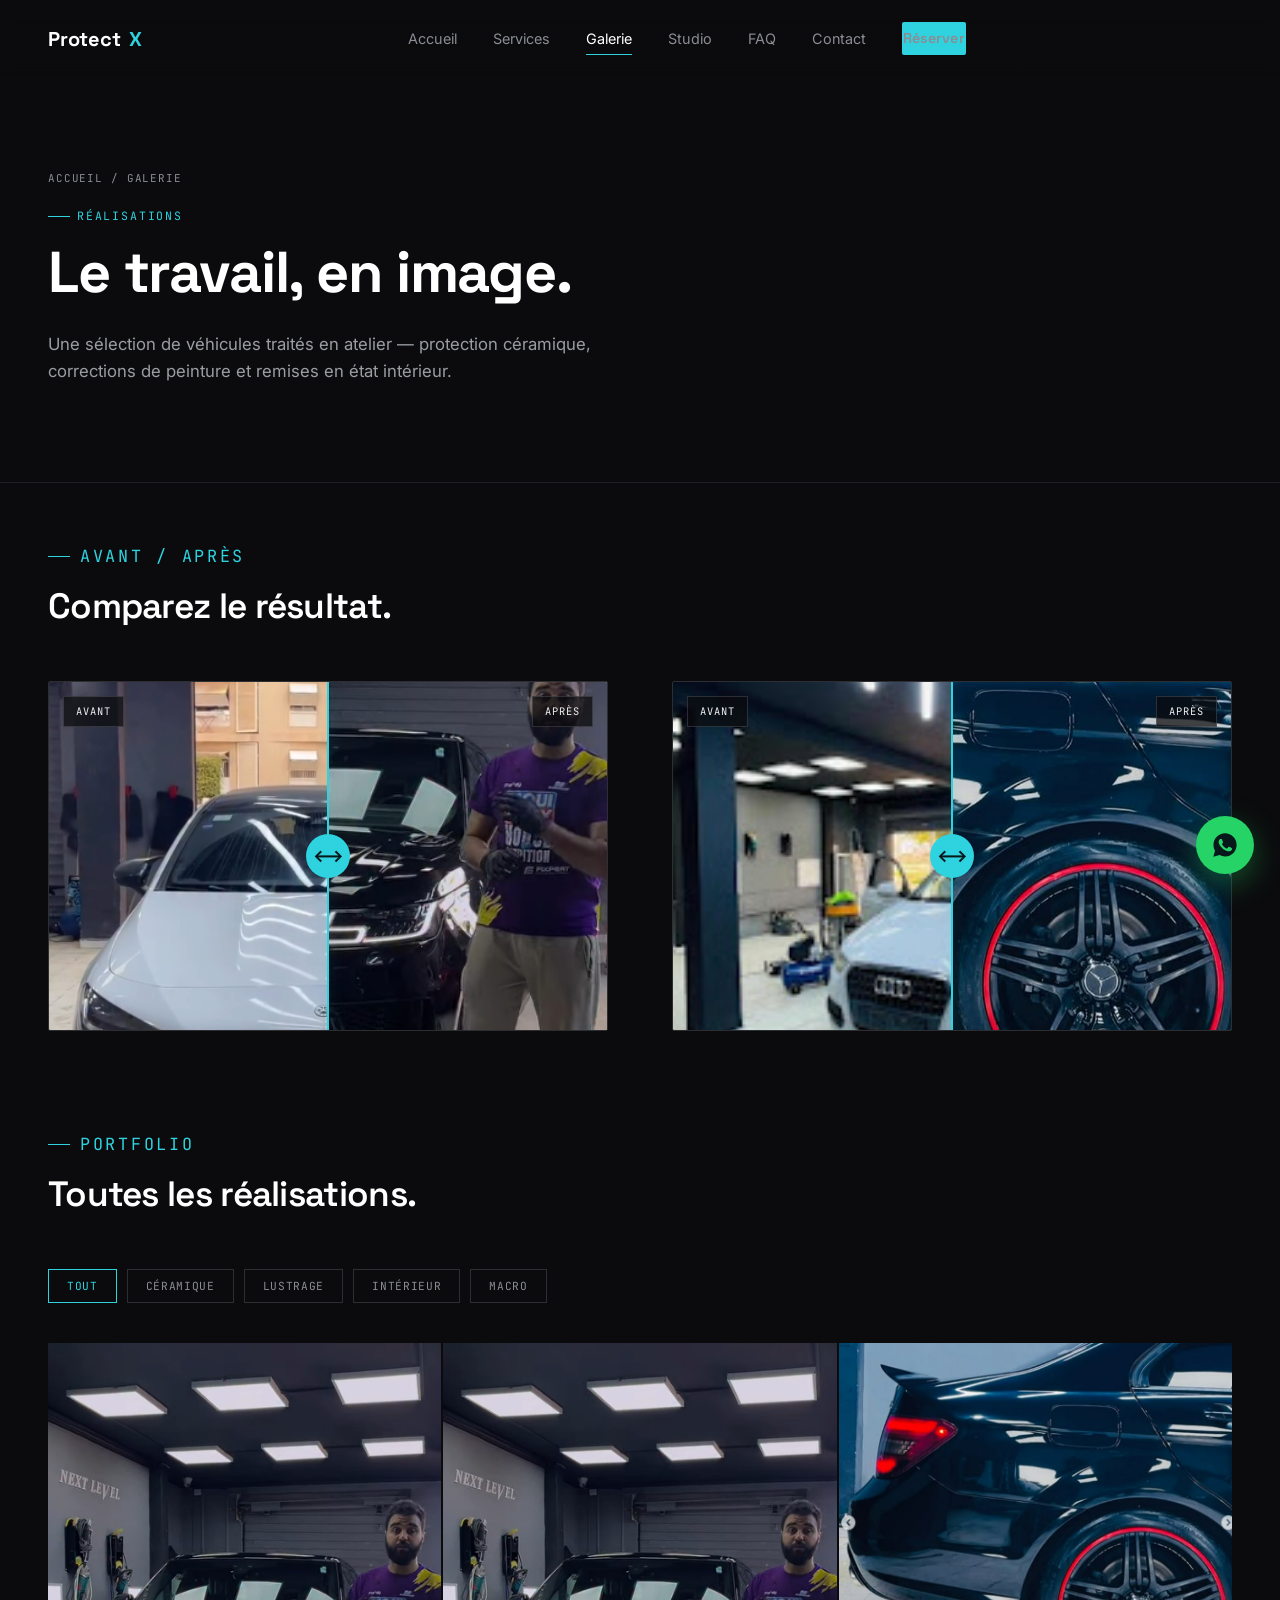
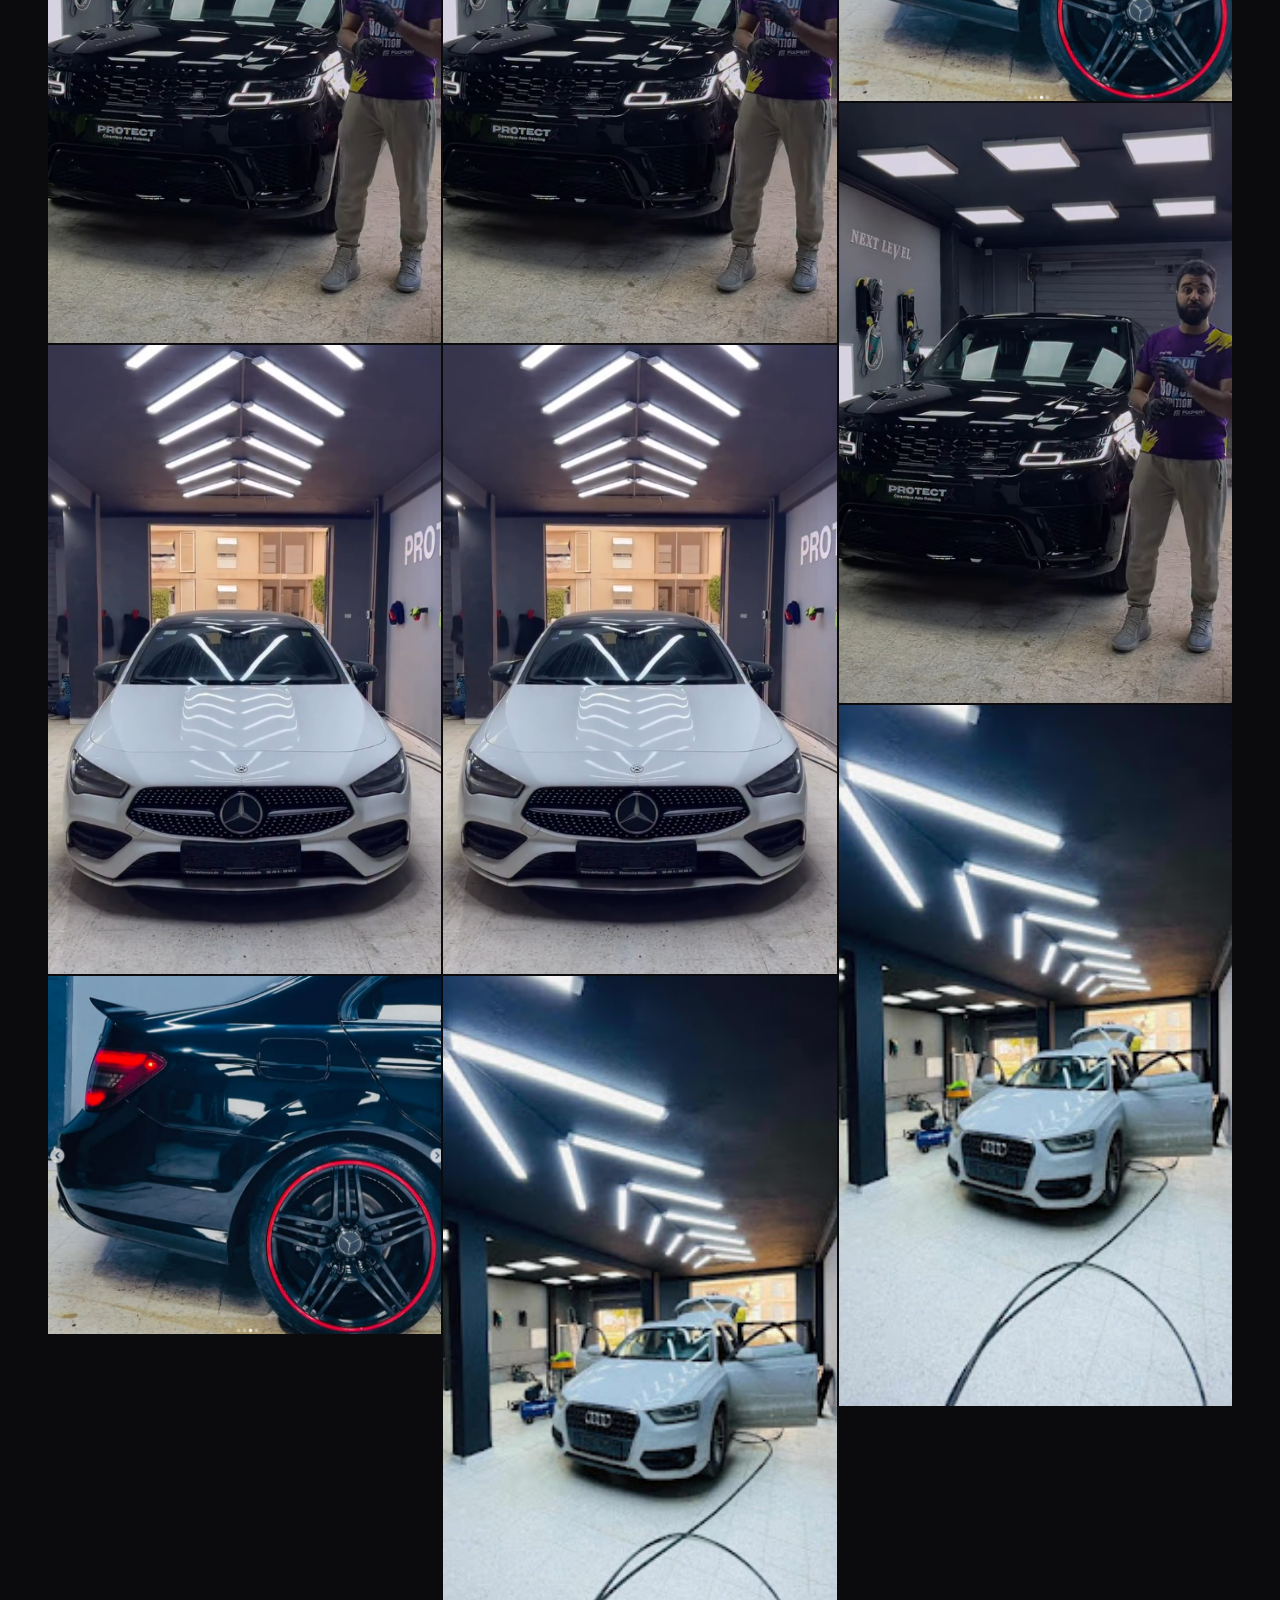
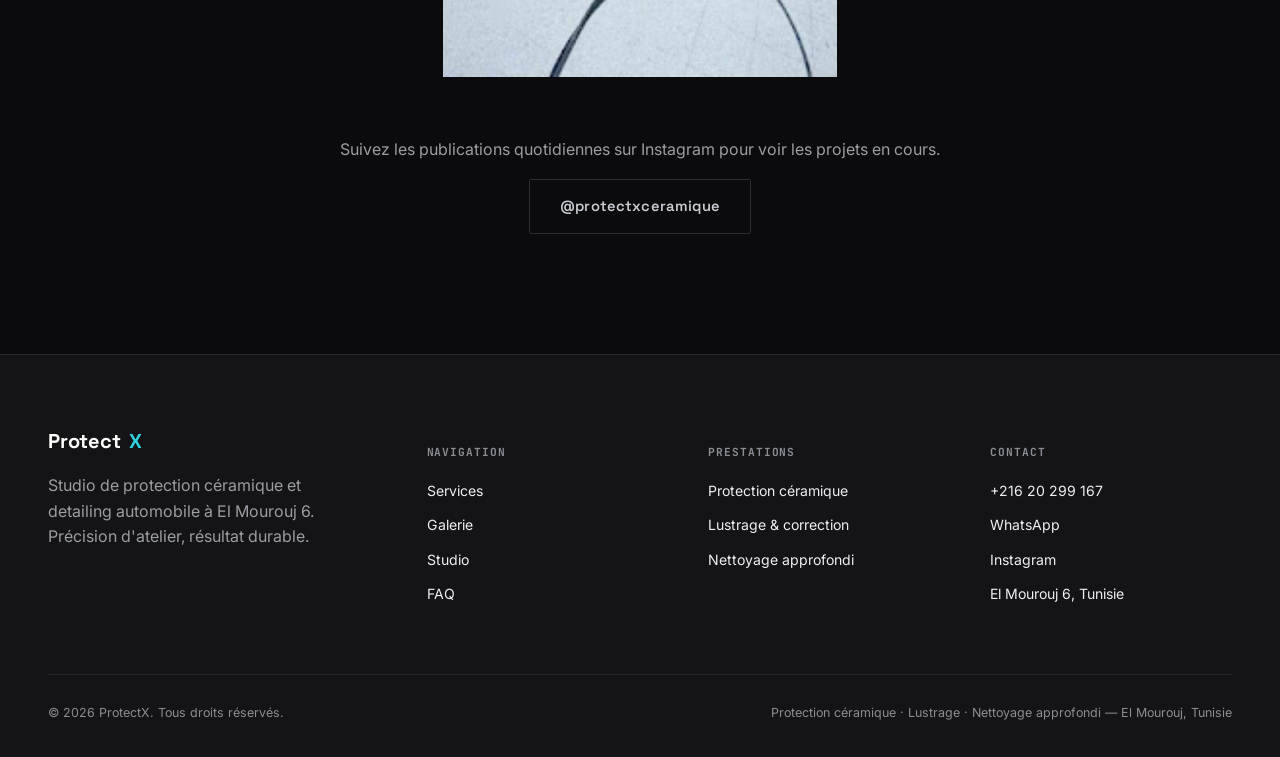
<file: gallery.html>
<!DOCTYPE html>
<html lang="fr">
<head>
<meta charset="UTF-8">
<meta name="viewport" content="width=device-width, initial-scale=1.0">
<title>Galerie — Réalisations ProtectX</title>
<meta name="description" content="Galerie avant/après ProtectX : protection céramique, lustrage et nettoyage intérieur réalisés en atelier à El Mourouj 6.">
<link rel="preconnect" href="https://fonts.googleapis.com">
<link rel="preconnect" href="https://fonts.gstatic.com" crossorigin>
<link href="https://fonts.googleapis.com/css2?family=Space+Grotesk:wght@500;600;700&family=Inter:wght@400;500;600&family=JetBrains+Mono:wght@400;500&display=swap" rel="stylesheet">
<link rel="stylesheet" href="css/style.css">
</head>
<body>

<nav class="nav">
  <div class="wrap">
    <a href="index.html" class="logo">Protect<span>X</span></a>
    <ul class="nav-links">
      <li><a href="index.html">Accueil</a></li>
      <li><a href="services.html">Services</a></li>
      <li><a href="gallery.html">Galerie</a></li>
      <li><a href="about.html">Studio</a></li>
      <li><a href="faq.html">FAQ</a></li>
      <li><a href="contact.html">Contact</a></li>
      <li><a href="contact.html" class="btn btn-primary">Réserver</a></li>
    </ul>
    <div class="nav-cta"><button class="nav-toggle" aria-label="Menu">☰</button></div>
  </div>
</nav>

<header class="page-hero">
  <div class="wrap">
    <div class="breadcrumb"><a href="index.html">Accueil</a> / Galerie</div>
    <p class="eyebrow">Réalisations</p>
    <h1 style="font-size:clamp(2.2rem,5vw,3.6rem);">Le travail, en image.</h1>
    <p style="max-width:560px; font-size:1.05rem;">Une sélection de véhicules traités en atelier — protection céramique, corrections de peinture et remises en état intérieur.</p>
  </div>
</header>

<section class="section" style="padding-top:60px;">
  <div class="wrap">

    <div class="section-head reveal">
      <p class="eyebrow">Avant / Après</p>
      <h2 style="font-size:clamp(1.6rem,3vw,2.2rem);">Comparez le résultat.</h2>
    </div>
    <div class="two-col reveal" style="margin-bottom:100px;">
      <div class="ba">
        <img class="before-img" src="images/img2.png" alt="Carrosserie avant traitement">
        <img class="after-img" src="images/hero.png" alt="Carrosserie après protection céramique">
        <span class="tag before">Avant</span>
        <span class="tag after">Après</span>
        <div class="handle"></div>
      </div>
      <div class="ba">
        <img class="before-img" src="images/22.jpeg" alt="Carrosserie avant lustrage">
        <img class="after-img" src="images/img3.png" alt="Carrosserie après lustrage et céramique">
        <span class="tag before">Avant</span>
        <span class="tag after">Après</span>
        <div class="handle"></div>
      </div>
    </div>

    <div class="section-head reveal">
      <p class="eyebrow">Portfolio</p>
      <h2 style="font-size:clamp(1.6rem,3vw,2.2rem);">Toutes les réalisations.</h2>
    </div>
    <div class="filters reveal">
      <button class="filter-btn active" data-filter="all">Tout</button>
      <button class="filter-btn" data-filter="ceramique">Céramique</button>
      <button class="filter-btn" data-filter="lustrage">Lustrage</button>
      <button class="filter-btn" data-filter="interieur">Intérieur</button>
      <button class="filter-btn" data-filter="macro">Macro</button>
    </div>

    <div class="gal-grid reveal">
      <div class="gal-item" data-cat="ceramique"><img src="images/hero.png" alt="Fini céramique — carrosserie mouillée"><span class="cap">Protection céramique</span></div>
      <div class="gal-item" data-cat="lustrage"><img src="images/img2.png" alt="Lustrage en cours sur carrosserie"><span class="cap">Lustrage & correction</span></div>
      <div class="gal-item" data-cat="interieur"><img src="images/img3.png" alt="Habitacle après nettoyage approfondi"><span class="cap">Nettoyage approfondi</span></div>
      <div class="gal-item" data-cat="macro"><img src="images/hero.png" alt="Macro — gouttes d'eau perlant sur peinture céramique"><span class="cap">Macro céramique</span></div>
      <div class="gal-item" data-cat="ceramique"><img src="images/img2.png" alt="Véhicule fini, garage ProtectX"><span class="cap">Protection céramique</span></div>
      <div class="gal-item" data-cat="lustrage"><img src="images/22.jpeg" alt="Correction de peinture, atelier ProtectX"><span class="cap">Lustrage & correction</span></div>
      <div class="gal-item" data-cat="macro"><img src="images/img3.png" alt="Détail carrosserie polie"><span class="cap">Macro détail</span></div>
      <div class="gal-item" data-cat="ceramique"><img src="images/hero.png" alt="Reflet mirroir sur carrosserie céramique"><span class="cap">Protection céramique</span></div>
      <div class="gal-item" data-cat="interieur"><img src="images/22.jpeg" alt="Sellerie nettoyée en profondeur"><span class="cap">Nettoyage approfondi</span></div>
    </div>

    <div style="text-align:center; margin-top:60px;" class="reveal">
      <p>Suivez les publications quotidiennes sur Instagram pour voir les projets en cours.</p>
      <a href="https://www.instagram.com/protectxceramique/" target="_blank" rel="noopener" class="btn btn-ghost">@protectxceramique</a>
    </div>
  </div>
</section>

<footer>
  <div class="wrap">
    <div class="foot-grid">
      <div>
        <a href="index.html" class="logo">Protect<span>X</span></a>
        <p style="margin-top:16px; max-width:280px;">Studio de protection céramique et detailing automobile à El Mourouj 6. Précision d'atelier, résultat durable.</p>
      </div>
      <div>
        <h5>Navigation</h5>
        <ul>
          <li><a href="services.html">Services</a></li>
          <li><a href="gallery.html">Galerie</a></li>
          <li><a href="about.html">Studio</a></li>
          <li><a href="faq.html">FAQ</a></li>
        </ul>
      </div>
      <div>
        <h5>Prestations</h5>
        <ul>
          <li><a href="services.html#ceramique">Protection céramique</a></li>
          <li><a href="services.html#lustrage">Lustrage & correction</a></li>
          <li><a href="services.html#interieur">Nettoyage approfondi</a></li>
        </ul>
      </div>
      <div>
        <h5>Contact</h5>
        <ul>
          <li><a href="tel:+21620299167">+216 20 299 167</a></li>
          <li><a href="https://wa.me/21620299167" target="_blank" rel="noopener">WhatsApp</a></li>
          <li><a href="https://www.instagram.com/protectxceramique/" target="_blank" rel="noopener">Instagram</a></li>
          <li>El Mourouj 6, Tunisie</li>
        </ul>
      </div>
    </div>
    <div class="foot-bottom">
      <span>© <span class="year"></span> ProtectX. Tous droits réservés.</span>
      <span>Protection céramique · Lustrage · Nettoyage approfondi — El Mourouj, Tunisie</span>
    </div>
  </div>
</footer>

<a class="wa-float" href="https://wa.me/21620299167?text=Bonjour%2C%20je%20souhaite%20r%C3%A9server%20un%20traitement%20c%C3%A9ramique..." target="_blank" rel="noopener" aria-label="Contacter ProtectX sur WhatsApp">
  <svg width="28" height="28" viewBox="0 0 24 24" fill="#06181A"><path d="M12.04 2C6.58 2 2.13 6.45 2.13 11.91c0 1.75.46 3.45 1.32 4.95L2 22l5.28-1.38a9.9 9.9 0 0 0 4.76 1.21h.01c5.46 0 9.9-4.45 9.9-9.91C21.96 6.45 17.5 2 12.04 2Zm5.8 14.02c-.24.68-1.4 1.3-1.93 1.35-.5.05-1 .25-3.37-.7-2.85-1.14-4.68-4.06-4.83-4.25-.14-.19-1.16-1.54-1.16-2.94s.73-2.08.99-2.37c.26-.28.56-.35.75-.35h.53c.17 0 .4-.06.62.48.24.58.8 2 .87 2.15.07.14.12.31.02.5-.1.19-.15.31-.3.48-.14.17-.3.38-.43.5-.14.14-.29.29-.13.57.17.28.75 1.24 1.6 2.01 1.1 1 2.03 1.31 2.31 1.46.28.14.44.12.6-.07.17-.19.72-.84.91-1.13.19-.28.38-.24.64-.14.26.1 1.66.79 1.94.93.28.14.47.21.53.33.07.12.07.68-.17 1.35Z"/></svg>
</a>

<script src="js/main.js"></script>
</body>
</html>
</file>
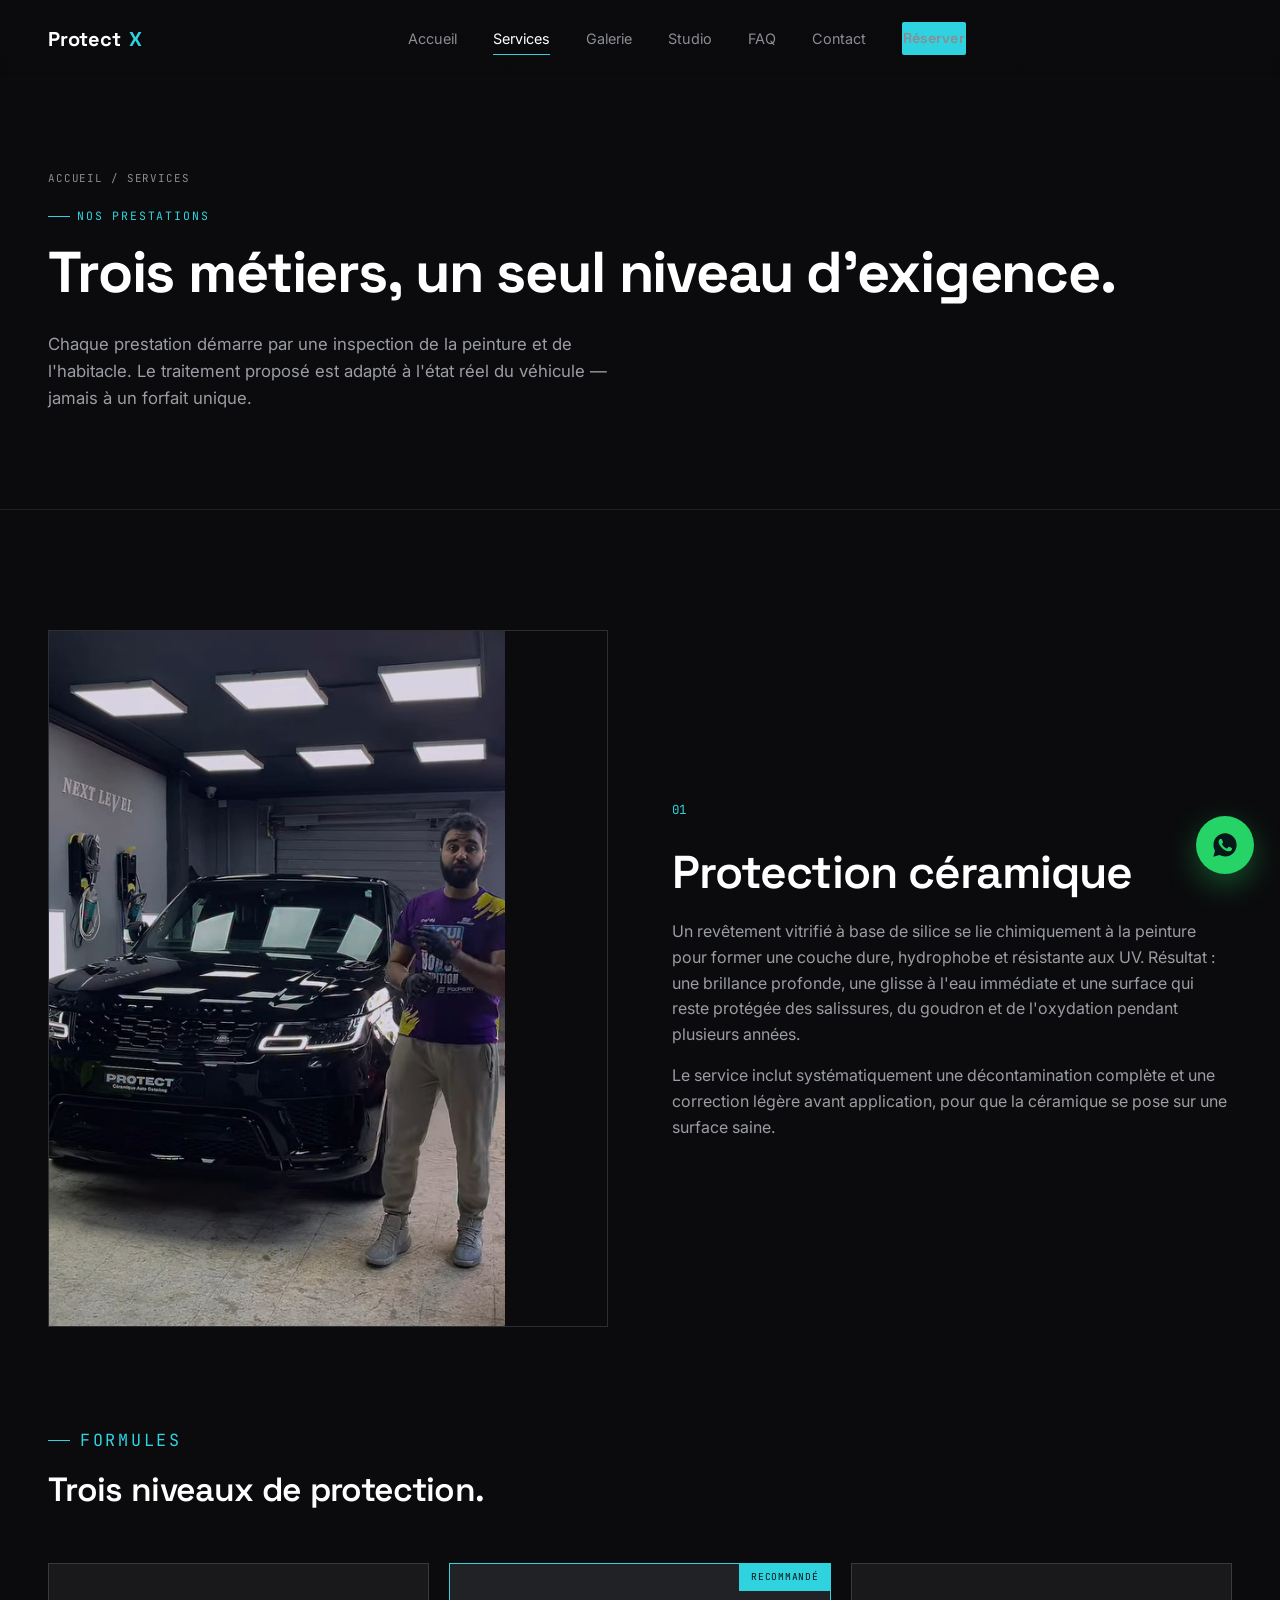
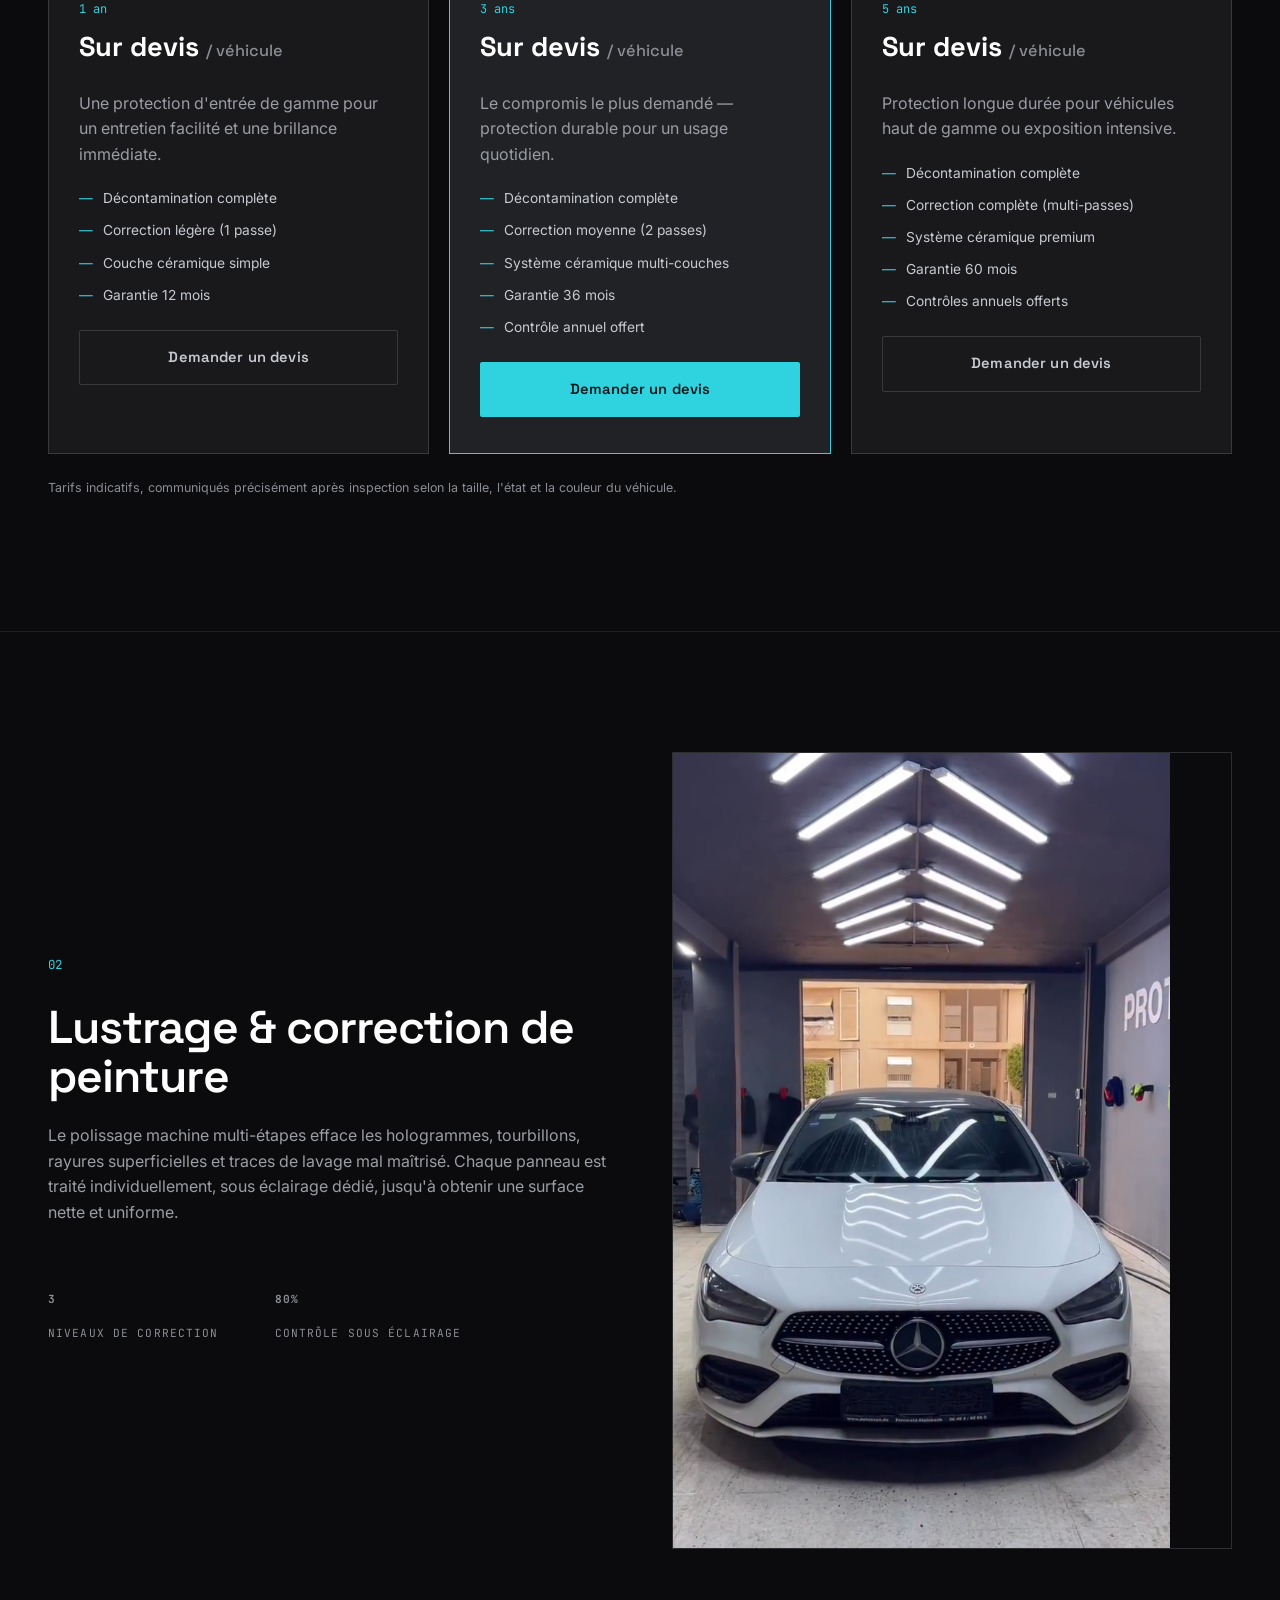
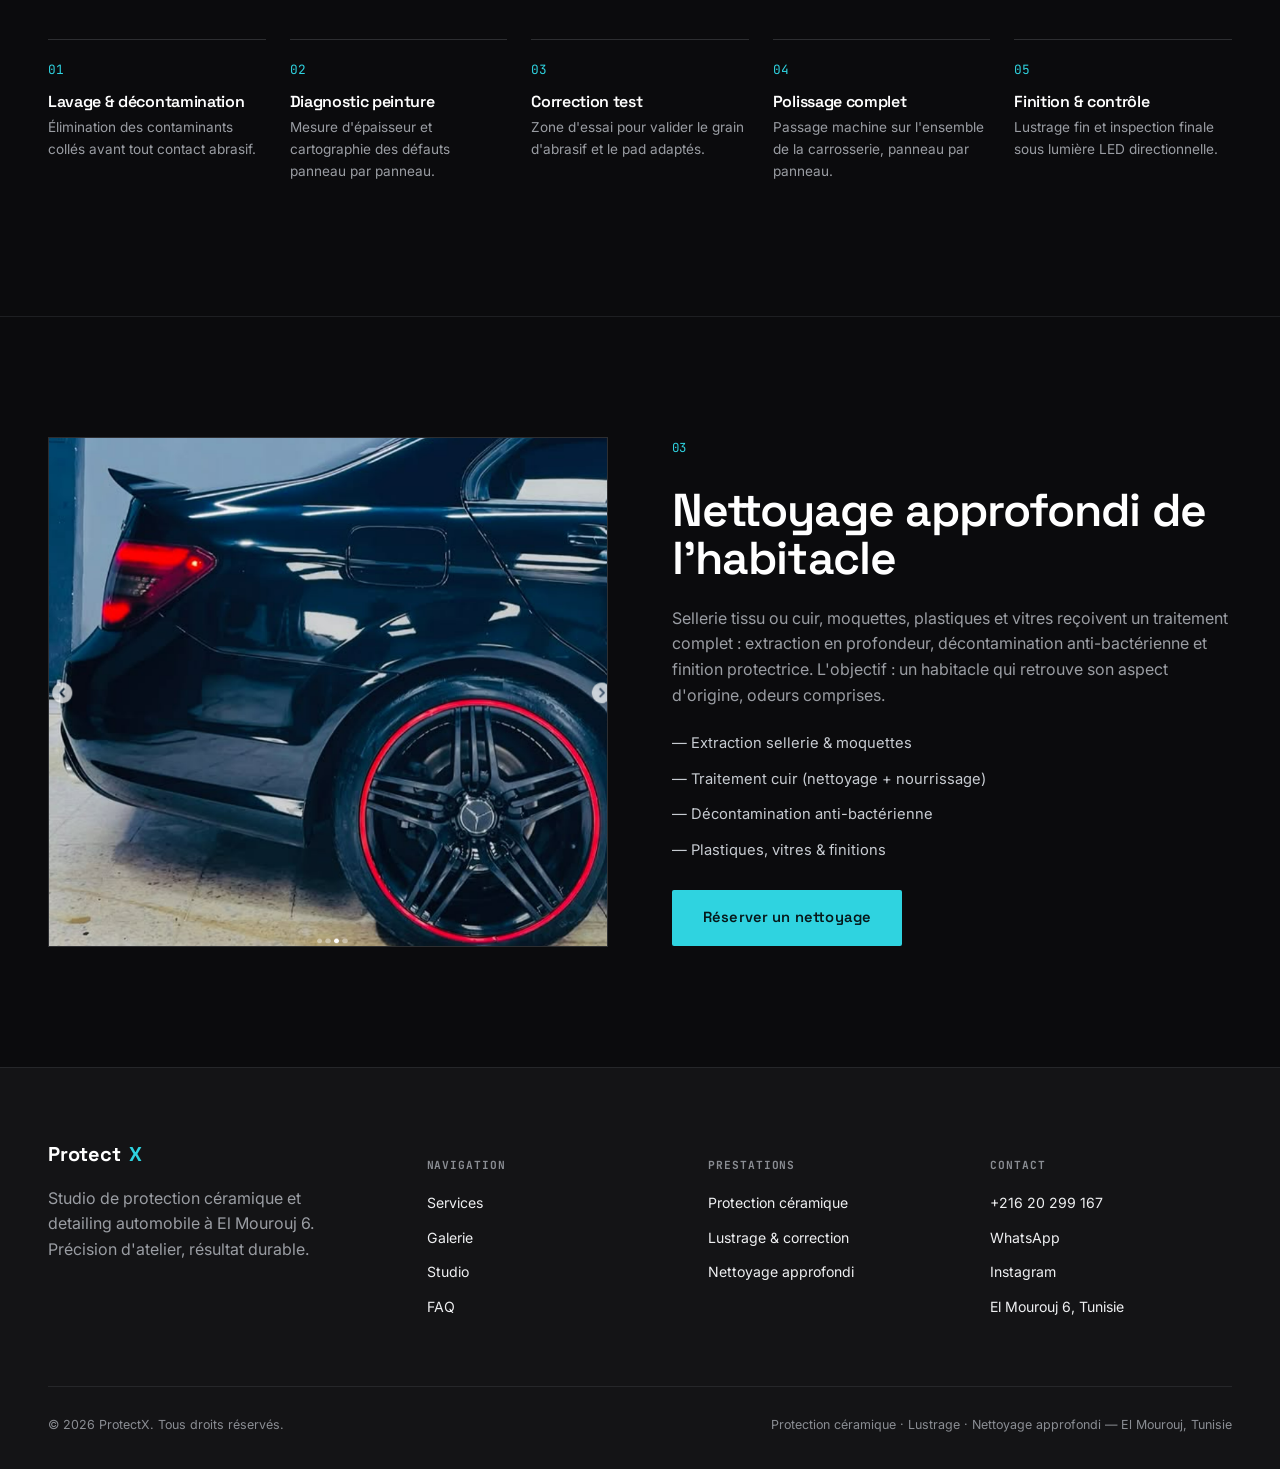
<file: services.html>
<!DOCTYPE html>
<html lang="fr">
<head>
<meta charset="UTF-8">
<meta name="viewport" content="width=device-width, initial-scale=1.0">
<title>Services — Céramique, Lustrage, Nettoyage | ProtectX</title>
<meta name="description" content="Découvrez les prestations ProtectX : protection céramique 1/3/5 ans, lustrage et correction de peinture, nettoyage intérieur approfondi. Process et tarifs indicatifs.">
<link rel="preconnect" href="https://fonts.googleapis.com">
<link rel="preconnect" href="https://fonts.gstatic.com" crossorigin>
<link href="https://fonts.googleapis.com/css2?family=Space+Grotesk:wght@500;600;700&family=Inter:wght@400;500;600&family=JetBrains+Mono:wght@400;500&display=swap" rel="stylesheet">
<link rel="stylesheet" href="css/style.css">
</head>
<body>

<nav class="nav">
  <div class="wrap">
    <a href="index.html" class="logo">Protect<span>X</span></a>
    <ul class="nav-links">
      <li><a href="index.html">Accueil</a></li>
      <li><a href="services.html">Services</a></li>
      <li><a href="gallery.html">Galerie</a></li>
      <li><a href="about.html">Studio</a></li>
      <li><a href="faq.html">FAQ</a></li>
      <li><a href="contact.html">Contact</a></li>
      <li><a href="contact.html" class="btn btn-primary">Réserver</a></li>
    </ul>
    <div class="nav-cta"><button class="nav-toggle" aria-label="Menu">☰</button></div>
  </div>
</nav>

<header class="page-hero">
  <div class="wrap">
    <div class="breadcrumb"><a href="index.html">Accueil</a> / Services</div>
    <p class="eyebrow">Nos prestations</p>
    <h1 style="font-size:clamp(2.2rem,5vw,3.6rem);">Trois métiers, un seul niveau d'exigence.</h1>
    <p style="max-width:560px; font-size:1.05rem;">Chaque prestation démarre par une inspection de la peinture et de l'habitacle. Le traitement proposé est adapté à l'état réel du véhicule — jamais à un forfait unique.</p>
  </div>
</header>

<section class="section" id="ceramique">
  <div class="wrap">
    <div class="two-col reveal">
      <div class="frame-img sweep">
        <img src="images/hero.png" alt="Gouttes d'eau perlant sur une carrosserie protégée par revêtement céramique">
      </div>
      <div>
        <span class="service-num">01</span>
        <h2>Protection céramique</h2>
        <p>Un revêtement vitrifié à base de silice se lie chimiquement à la peinture pour former une couche dure, hydrophobe et résistante aux UV. Résultat : une brillance profonde, une glisse à l'eau immédiate et une surface qui reste protégée des salissures, du goudron et de l'oxydation pendant plusieurs années.</p>
        <p>Le service inclut systématiquement une décontamination complète et une correction légère avant application, pour que la céramique se pose sur une surface saine.</p>
      </div>
    </div>

    <div class="section-head reveal" style="margin-top:100px;">
      <p class="eyebrow">Formules</p>
      <h3 style="font-size:clamp(1.5rem,3vw,2.1rem);">Trois niveaux de protection.</h3>
    </div>
    <div class="tiers reveal">
      <div class="tier">
        <span class="dur">1 an</span>
        <div class="price">Sur devis <span>/ véhicule</span></div>
        <p>Une protection d'entrée de gamme pour un entretien facilité et une brillance immédiate.</p>
        <ul>
          <li>Décontamination complète</li>
          <li>Correction légère (1 passe)</li>
          <li>Couche céramique simple</li>
          <li>Garantie 12 mois</li>
        </ul>
        <a href="contact.html" class="btn btn-ghost" style="margin-top:24px; width:100%; justify-content:center;">Demander un devis</a>
      </div>
      <div class="tier featured">
        <span class="dur">3 ans</span>
        <div class="price">Sur devis <span>/ véhicule</span></div>
        <p>Le compromis le plus demandé — protection durable pour un usage quotidien.</p>
        <ul>
          <li>Décontamination complète</li>
          <li>Correction moyenne (2 passes)</li>
          <li>Système céramique multi-couches</li>
          <li>Garantie 36 mois</li>
          <li>Contrôle annuel offert</li>
        </ul>
        <a href="contact.html" class="btn btn-primary" style="margin-top:24px; width:100%; justify-content:center;">Demander un devis</a>
      </div>
      <div class="tier">
        <span class="dur">5 ans</span>
        <div class="price">Sur devis <span>/ véhicule</span></div>
        <p>Protection longue durée pour véhicules haut de gamme ou exposition intensive.</p>
        <ul>
          <li>Décontamination complète</li>
          <li>Correction complète (multi-passes)</li>
          <li>Système céramique premium</li>
          <li>Garantie 60 mois</li>
          <li>Contrôles annuels offerts</li>
        </ul>
        <a href="contact.html" class="btn btn-ghost" style="margin-top:24px; width:100%; justify-content:center;">Demander un devis</a>
      </div>
    </div>
    <p class="form-note reveal" style="margin-top:24px;">Tarifs indicatifs, communiqués précisément après inspection selon la taille, l'état et la couleur du véhicule.</p>
  </div>
</section>

<hr class="divider">

<section class="section" id="lustrage">
  <div class="wrap">
    <div class="two-col reveal">
      <div>
        <span class="service-num">02</span>
        <h2>Lustrage & correction de peinture</h2>
        <p>Le polissage machine multi-étapes efface les hologrammes, tourbillons, rayures superficielles et traces de lavage mal maîtrisé. Chaque panneau est traité individuellement, sous éclairage dédié, jusqu'à obtenir une surface nette et uniforme.</p>
        <div class="counter-row">
          <div class="stat"><b><span data-count="3">0</span></b><span>Niveaux de correction</span></div>
          <div class="stat"><b><span data-count="100" data-suffix="%">0</span></b><span>Contrôle sous éclairage</span></div>
        </div>
      </div>
      <div class="frame-img sweep">
        <img src="images/img2.png" alt="Polissage de carrosserie en atelier ProtectX">
      </div>
    </div>

    <div class="process reveal" style="margin-top:90px;">
      <div class="step">
        <span class="n">01</span>
        <h4>Lavage & décontamination</h4>
        <p>Élimination des contaminants collés avant tout contact abrasif.</p>
      </div>
      <div class="step">
        <span class="n">02</span>
        <h4>Diagnostic peinture</h4>
        <p>Mesure d'épaisseur et cartographie des défauts panneau par panneau.</p>
      </div>
      <div class="step">
        <span class="n">03</span>
        <h4>Correction test</h4>
        <p>Zone d'essai pour valider le grain d'abrasif et le pad adaptés.</p>
      </div>
      <div class="step">
        <span class="n">04</span>
        <h4>Polissage complet</h4>
        <p>Passage machine sur l'ensemble de la carrosserie, panneau par panneau.</p>
      </div>
      <div class="step">
        <span class="n">05</span>
        <h4>Finition & contrôle</h4>
        <p>Lustrage fin et inspection finale sous lumière LED directionnelle.</p>
      </div>
    </div>
  </div>
</section>

<hr class="divider">

<section class="section" id="interieur">
  <div class="wrap">
    <div class="two-col reveal">
      <div class="frame-img sweep">
        <img src="images/img3.png" alt="Véhicule après nettoyage intérieur approfondi ProtectX">
      </div>
      <div>
        <span class="service-num">03</span>
        <h2>Nettoyage approfondi de l'habitacle</h2>
        <p>Sellerie tissu ou cuir, moquettes, plastiques et vitres reçoivent un traitement complet : extraction en profondeur, décontamination anti-bactérienne et finition protectrice. L'objectif : un habitacle qui retrouve son aspect d'origine, odeurs comprises.</p>
        <ul style="margin-top:24px; display:flex; flex-direction:column; gap:12px;">
          <li style="color:var(--chrome); font-size:.92rem;">— Extraction sellerie & moquettes</li>
          <li style="color:var(--chrome); font-size:.92rem;">— Traitement cuir (nettoyage + nourrissage)</li>
          <li style="color:var(--chrome); font-size:.92rem;">— Décontamination anti-bactérienne</li>
          <li style="color:var(--chrome); font-size:.92rem;">— Plastiques, vitres & finitions</li>
        </ul>
        <a href="contact.html" class="btn btn-primary" style="margin-top:28px;">Réserver un nettoyage</a>
      </div>
    </div>
  </div>
</section>

<footer>
  <div class="wrap">
    <div class="foot-grid">
      <div>
        <a href="index.html" class="logo">Protect<span>X</span></a>
        <p style="margin-top:16px; max-width:280px;">Studio de protection céramique et detailing automobile à El Mourouj 6. Précision d'atelier, résultat durable.</p>
      </div>
      <div>
        <h5>Navigation</h5>
        <ul>
          <li><a href="services.html">Services</a></li>
          <li><a href="gallery.html">Galerie</a></li>
          <li><a href="about.html">Studio</a></li>
          <li><a href="faq.html">FAQ</a></li>
        </ul>
      </div>
      <div>
        <h5>Prestations</h5>
        <ul>
          <li><a href="services.html#ceramique">Protection céramique</a></li>
          <li><a href="services.html#lustrage">Lustrage & correction</a></li>
          <li><a href="services.html#interieur">Nettoyage approfondi</a></li>
        </ul>
      </div>
      <div>
        <h5>Contact</h5>
        <ul>
          <li><a href="tel:+21620299167">+216 20 299 167</a></li>
          <li><a href="https://wa.me/21620299167" target="_blank" rel="noopener">WhatsApp</a></li>
          <li><a href="https://www.instagram.com/protectxceramique/" target="_blank" rel="noopener">Instagram</a></li>
          <li>El Mourouj 6, Tunisie</li>
        </ul>
      </div>
    </div>
    <div class="foot-bottom">
      <span>© <span class="year"></span> ProtectX. Tous droits réservés.</span>
      <span>Protection céramique · Lustrage · Nettoyage approfondi — El Mourouj, Tunisie</span>
    </div>
  </div>
</footer>

<a class="wa-float" href="https://wa.me/21620299167?text=Bonjour%2C%20je%20souhaite%20r%C3%A9server%20un%20traitement%20c%C3%A9ramique..." target="_blank" rel="noopener" aria-label="Contacter ProtectX sur WhatsApp">
  <svg width="28" height="28" viewBox="0 0 24 24" fill="#06181A"><path d="M12.04 2C6.58 2 2.13 6.45 2.13 11.91c0 1.75.46 3.45 1.32 4.95L2 22l5.28-1.38a9.9 9.9 0 0 0 4.76 1.21h.01c5.46 0 9.9-4.45 9.9-9.91C21.96 6.45 17.5 2 12.04 2Zm5.8 14.02c-.24.68-1.4 1.3-1.93 1.35-.5.05-1 .25-3.37-.7-2.85-1.14-4.68-4.06-4.83-4.25-.14-.19-1.16-1.54-1.16-2.94s.73-2.08.99-2.37c.26-.28.56-.35.75-.35h.53c.17 0 .4-.06.62.48.24.58.8 2 .87 2.15.07.14.12.31.02.5-.1.19-.15.31-.3.48-.14.17-.3.38-.43.5-.14.14-.29.29-.13.57.17.28.75 1.24 1.6 2.01 1.1 1 2.03 1.31 2.31 1.46.28.14.44.12.6-.07.17-.19.72-.84.91-1.13.19-.28.38-.24.64-.14.26.1 1.66.79 1.94.93.28.14.47.21.53.33.07.12.07.68-.17 1.35Z"/></svg>
</a>

<script src="js/main.js"></script>
</body>
</html>
</file>
<file: css/style.css>
/* ============================================================
   ProtectX — Ceramic & Detailing
   Design tokens: dark graphite ground, chrome silver, ceramic-teal accent
   Type: Space Grotesk (display) / Inter (body) / JetBrains Mono (data, eyebrows)
   ============================================================ */

:root{
  --bg:        #0B0B0D;
  --bg-2:      #141416;
  --surface:   #19191C;
  --surface-2: #202226;
  --chrome:    #C7CBD1;
  --chrome-dim:#8A8D93;
  --teal:      #2FD3E0;
  --teal-dim:  rgba(47,211,224,.14);
  --teal-glow: rgba(47,211,224,.35);
  --line:      rgba(199,203,209,.10);
  --line-2:    rgba(199,203,209,.18);
  --text:      #EEEFF1;
  --text-muted:#9A9DA3;
  --radius:    2px;
  --ease:      cubic-bezier(.16,.8,.24,1);
}

*,*::before,*::after{ box-sizing:border-box; }
html{ scroll-behavior:smooth; }
@media (prefers-reduced-motion: reduce){
  html{ scroll-behavior:auto; }
  *,*::before,*::after{ animation-duration:.001ms !important; animation-iteration-count:1 !important; transition-duration:.001ms !important; scroll-behavior:auto !important; }
}

body{
  margin:0;
  background:var(--bg);
  color:var(--text);
  font-family:'Inter',-apple-system,sans-serif;
  font-size:16px;
  line-height:1.6;
  -webkit-font-smoothing:antialiased;
  overflow-x:hidden;
}

h1,h2,h3,h4{
  font-family:'Space Grotesk',sans-serif;
  font-weight:600;
  letter-spacing:-0.02em;
  line-height:1.05;
  margin:0 0 .5em;
  color:#fff;
}

h1{ font-size:clamp(2.6rem,6vw,5.2rem); font-weight:700; }
h2{ font-size:clamp(1.9rem,3.6vw,3rem); }
h3{ font-size:clamp(1.2rem,2vw,1.5rem); }
p{ margin:0 0 1em; color:var(--text-muted); }
a{ color:inherit; text-decoration:none; }
img{ max-width:100%; display:block; }
ul{ margin:0; padding:0; list-style:none; }
button{ font-family:inherit; cursor:pointer; }

.mono{
  font-family:'JetBrains Mono',monospace;
  letter-spacing:.08em;
  text-transform:uppercase;
  font-size:.72rem;
}

.eyebrow{
  font-family:'JetBrains Mono',monospace;
  letter-spacing:.16em;
  text-transform:uppercase;
  font-size:.72rem;
  color:var(--teal);
  display:flex;
  align-items:center;
  gap:.6em;
  margin-bottom:1.1em;
}
.eyebrow::before{
  content:'';
  width:22px; height:1px;
  background:var(--teal);
  display:inline-block;
}

.wrap{ max-width:1240px; margin:0 auto; padding:0 28px; }
.section{ padding:120px 0; position:relative; }
@media (max-width:768px){ .section{ padding:76px 0; } }

.section-head{ max-width:640px; margin-bottom:56px; }
.section-head p{ font-size:1.05rem; }

/* ---------- signature: specular sweep ---------- */
.sweep{ position:relative; overflow:hidden; isolation:isolate; }
.sweep::after{
  content:'';
  position:absolute; inset:0;
  background:linear-gradient(115deg, transparent 40%, rgba(199,203,209,.10) 48%, rgba(47,211,224,.28) 50%, rgba(199,203,209,.10) 52%, transparent 60%);
  transform:translateX(-140%);
  transition:transform 1.05s var(--ease);
  pointer-events:none;
  z-index:2;
}
.sweep:hover::after,
.sweep.swept::after{ transform:translateX(140%); }

/* ---------- buttons ---------- */
.btn{
  display:inline-flex; align-items:center; gap:.55em;
  padding:15px 30px;
  font-family:'Space Grotesk',sans-serif;
  font-weight:600; font-size:.92rem;
  letter-spacing:.01em;
  border-radius:var(--radius);
  border:1px solid transparent;
  transition:all .3s var(--ease);
  white-space:nowrap;
}
.btn-primary{
  background:var(--teal); color:#06181A;
  box-shadow:0 0 0 rgba(47,211,224,0);
}
.btn-primary:hover{ box-shadow:0 6px 30px var(--teal-glow); transform:translateY(-1px); }
.btn-ghost{
  background:transparent; color:var(--chrome);
  border-color:var(--line-2);
}
.btn-ghost:hover{ border-color:var(--chrome); background:rgba(255,255,255,.03); }
.btn-wa{ background:#1E2A28; color:#4FE7C1; border-color:rgba(79,231,193,.25); }
.btn-wa:hover{ background:#223530; }

/* ---------- nav ---------- */
.nav{
  position:fixed; top:0; left:0; right:0; z-index:100;
  padding:22px 0;
  background:linear-gradient(to bottom, rgba(11,11,13,.92), rgba(11,11,13,0));
  backdrop-filter:blur(6px);
  transition:background .3s;
}
.nav.scrolled{ background:rgba(11,11,13,.88); border-bottom:1px solid var(--line); backdrop-filter:blur(10px); }
.nav .wrap{ display:flex; align-items:center; justify-content:space-between; }
.logo{ font-family:'Space Grotesk',sans-serif; font-weight:700; font-size:1.25rem; letter-spacing:-.01em; color:#fff; display:flex; align-items:center; gap:8px; }
.logo span{ color:var(--teal); }
.nav-links{ display:flex; gap:36px; align-items:center; }
.nav-links a{
  font-size:.9rem; color:var(--chrome-dim); position:relative; padding:4px 0;
  transition:color .25s;
}
.nav-links a:hover, .nav-links a.active{ color:#fff; }
.nav-links a.active::after{
  content:''; position:absolute; left:0; right:0; bottom:-4px; height:1px; background:var(--teal);
}
.nav-cta{ display:flex; align-items:center; gap:14px; }
.nav-toggle{ display:none; background:none; border:0; color:#fff; font-size:1.6rem; }

@media (max-width:900px){
  .nav-links{
    position:fixed; inset:0 0 0 auto; width:78%; max-width:340px;
    background:var(--bg-2); border-left:1px solid var(--line);
    flex-direction:column; align-items:flex-start; justify-content:center;
    gap:28px; padding:40px; transform:translateX(100%);
    transition:transform .4s var(--ease); z-index:99;
  }
  .nav-links.open{ transform:translateX(0); }
  .nav-toggle{ display:block; z-index:101; }
  .nav .btn-primary{ display:none; }
}

/* ---------- hero ---------- */
.hero{
  position:relative; min-height:100vh; display:flex; align-items:center;
  padding-top:120px; overflow:hidden;
  background:
    radial-gradient(ellipse 60% 50% at 80% 20%, rgba(47,211,224,.10), transparent 60%),
    linear-gradient(180deg, #0B0B0D 0%, #0E0E10 100%);
}
.hero-grid{ position:absolute; inset:0; opacity:.35;
  background-image:linear-gradient(var(--line) 1px, transparent 1px), linear-gradient(90deg, var(--line) 1px, transparent 1px);
  background-size:64px 64px; mask-image:radial-gradient(ellipse 70% 60% at 60% 30%, black, transparent 75%);
}
.hero-content{ position:relative; z-index:2; max-width:760px; }
.hero h1{ margin-bottom:.35em; }
.hero .lede{ font-size:1.15rem; max-width:520px; color:var(--chrome-dim); }
.hero-ctas{ display:flex; gap:16px; margin-top:2.2em; flex-wrap:wrap; }
.hero-stats{ display:flex; gap:48px; margin-top:5rem; flex-wrap:wrap; }
.stat b{ display:block; font-family:'Space Grotesk',sans-serif; font-size:2.1rem; color:#fff; font-weight:700; }
.stat span{ font-family:'JetBrains Mono',monospace; font-size:.7rem; letter-spacing:.1em; text-transform:uppercase; color:var(--chrome-dim); }
.scroll-cue{
  position:absolute; bottom:36px; left:50%; transform:translateX(-50%);
  display:flex; flex-direction:column; align-items:center; gap:10px;
  color:var(--chrome-dim); font-family:'JetBrains Mono',monospace; font-size:.65rem; letter-spacing:.15em; text-transform:uppercase;
}
.scroll-cue .line{ width:1px; height:36px; background:linear-gradient(var(--teal), transparent); animation:scrolldrop 2s var(--ease) infinite; }
@keyframes scrolldrop{ 0%{ transform:scaleY(0); transform-origin:top;} 50%{ transform:scaleY(1); transform-origin:top;} 51%{ transform-origin:bottom;} 100%{ transform:scaleY(0); transform-origin:bottom;} }

.bead-media{
  position:absolute; right:-6%; top:50%; transform:translateY(-50%);
  width:52%; aspect-ratio:4/5; border-radius:var(--radius);
  overflow:hidden; border:1px solid var(--line-2);
  box-shadow:0 40px 100px rgba(0,0,0,.55);
}
.bead-media img{ width:100%; height:100%; object-fit:cover; }
.bead-media::after{ content:''; position:absolute; inset:0; background:linear-gradient(180deg, transparent 50%, rgba(0,0,0,.5)); }
@media (max-width:1100px){ .bead-media{ position:relative; right:auto; top:auto; transform:none; width:100%; margin-top:56px; } }

/* ---------- reveal on scroll ---------- */
.reveal{ opacity:0; transform:translateY(28px); transition:opacity .8s var(--ease), transform .8s var(--ease); }
.reveal.in{ opacity:1; transform:translateY(0); }

/* ---------- service cards ---------- */
.services-grid{ display:grid; grid-template-columns:repeat(3,1fr); gap:1px; background:var(--line); border:1px solid var(--line); }
@media (max-width:860px){ .services-grid{ grid-template-columns:1fr; } }
.service-card{
  background:var(--surface); padding:44px 36px; position:relative;
  transition:background .3s;
}
.service-card:hover{ background:var(--surface-2); }
.service-num{ font-family:'JetBrains Mono',monospace; color:var(--teal); font-size:.78rem; margin-bottom:28px; display:block; }
.service-card h3{ margin-bottom:.6em; }
.service-card p{ font-size:.94rem; margin-bottom:1.6em; }
.service-card a.more{ font-family:'Space Grotesk',sans-serif; font-weight:600; font-size:.85rem; color:var(--chrome); display:inline-flex; gap:8px; align-items:center; }
.service-card a.more:hover{ color:var(--teal); }
.service-card a.more .arrow{ transition:transform .25s; }
.service-card a.more:hover .arrow{ transform:translateX(4px); }

/* ---------- before/after slider ---------- */
.ba{ position:relative; aspect-ratio:16/10; overflow:hidden; border-radius:var(--radius); border:1px solid var(--line-2); user-select:none; touch-action:pan-y; }
.ba img{ position:absolute; inset:0; width:100%; height:100%; object-fit:cover; pointer-events:none; }
.ba .after-img{ clip-path:inset(0 0 0 50%); }
.ba .handle{
  position:absolute; top:0; bottom:0; left:50%; width:2px; background:var(--teal);
  transform:translateX(-1px); cursor:ew-resize; box-shadow:0 0 14px var(--teal-glow);
}
.ba .handle::after{
  content:'⟷'; position:absolute; top:50%; left:50%; transform:translate(-50%,-50%);
  width:44px; height:44px; border-radius:50%; background:var(--teal); color:#06181A;
  display:flex; align-items:center; justify-content:center; font-size:1.1rem; font-weight:700;
}
.ba .tag{ position:absolute; top:14px; font-family:'JetBrains Mono',monospace; font-size:.65rem; letter-spacing:.1em; text-transform:uppercase; background:rgba(11,11,13,.72); padding:6px 12px; border:1px solid var(--line-2); }
.ba .tag.before{ left:14px; } .ba .tag.after{ right:14px; }

/* ---------- process ---------- */
.process{ display:grid; grid-template-columns:repeat(5,1fr); gap:24px; counter-reset:step; }
@media (max-width:900px){ .process{ grid-template-columns:1fr 1fr; } }
@media (max-width:520px){ .process{ grid-template-columns:1fr; } }
.step{ padding-top:20px; border-top:1px solid var(--line-2); position:relative; }
.step .n{ font-family:'JetBrains Mono',monospace; color:var(--teal); font-size:.8rem; display:block; margin-bottom:14px; }
.step h4{ font-size:1rem; margin-bottom:.4em; }
.step p{ font-size:.85rem; }

/* ---------- testimonials ---------- */
.rating-summary{ display:flex; align-items:center; gap:18px; margin-bottom:44px; flex-wrap:wrap; }
.stars{ color:var(--teal); font-size:1.1rem; letter-spacing:2px; }
.badge-google{ display:inline-flex; align-items:center; gap:8px; padding:8px 14px; border:1px solid var(--line-2); font-family:'JetBrains Mono',monospace; font-size:.7rem; letter-spacing:.08em; text-transform:uppercase; color:var(--chrome-dim); }

.t-track{ display:flex; gap:20px; overflow-x:auto; scroll-snap-type:x mandatory; padding-bottom:8px; }
.t-track::-webkit-scrollbar{ height:4px; }
.t-track::-webkit-scrollbar-thumb{ background:var(--line-2); }
.t-card{
  scroll-snap-align:start; min-width:340px; max-width:340px; background:var(--surface);
  border:1px solid var(--line); padding:30px 28px; display:flex; flex-direction:column; gap:16px;
}
.t-card .stars{ font-size:.95rem; }
.t-card p{ font-size:.92rem; color:var(--text); flex:1; }
.t-who{ display:flex; justify-content:space-between; align-items:baseline; font-family:'Space Grotesk',sans-serif; }
.t-who b{ font-size:.9rem; color:#fff; font-weight:600; }
.t-who span{ font-family:'JetBrains Mono',monospace; font-size:.62rem; color:var(--chrome-dim); text-transform:uppercase; letter-spacing:.06em; }

.t-card.warn{ border-color:rgba(255,183,77,.25); }
.t-note{ background:var(--teal-dim); border-left:2px solid var(--teal); padding:14px 16px; font-size:.82rem; color:var(--chrome); margin-top:-4px; }

.shoutout{
  margin-top:36px; padding:22px 26px; border:1px dashed var(--line-2); display:flex; align-items:center; gap:16px;
  font-family:'Space Grotesk',sans-serif; font-style:italic; color:var(--chrome);
}
.shoutout .ig-dot{ width:34px; height:34px; border-radius:50%; background:linear-gradient(135deg,#2FD3E0,#8A5CF6); flex:none; }

/* ---------- instagram strip ---------- */
.ig-strip{ display:grid; grid-template-columns:repeat(4,1fr); gap:2px; }
@media (max-width:700px){ .ig-strip{ grid-template-columns:repeat(2,1fr); } }
.ig-item{ position:relative; aspect-ratio:1/1; overflow:hidden; background:var(--surface); }
.ig-item img{ width:100%; height:100%; object-fit:cover; transition:transform .5s var(--ease); }
.ig-item:hover img{ transform:scale(1.06); }
.ig-item .ig-icon{ position:absolute; top:10px; right:10px; opacity:.85; }

/* ---------- map / contact block ---------- */
.contact-grid{ display:grid; grid-template-columns:1.1fr .9fr; gap:1px; background:var(--line); border:1px solid var(--line); }
@media (max-width:900px){ .contact-grid{ grid-template-columns:1fr; } }
.contact-panel{ background:var(--surface); padding:48px; }
.info-row{ display:flex; gap:16px; padding:18px 0; border-bottom:1px solid var(--line); }
.info-row:last-child{ border-bottom:0; }
.info-row .k{ font-family:'JetBrains Mono',monospace; font-size:.68rem; text-transform:uppercase; letter-spacing:.08em; color:var(--chrome-dim); width:120px; flex:none; padding-top:2px; }
.info-row .v{ color:#fff; font-size:.95rem; }
.info-row .v a:hover{ color:var(--teal); }
.map-embed{ min-height:420px; background:var(--surface-2); position:relative; }
.map-embed iframe{ width:100%; height:100%; border:0; position:absolute; inset:0; filter:grayscale(.4) invert(.92) contrast(.9); }

/* ---------- forms ---------- */
.form-grid{ display:grid; grid-template-columns:1fr 1fr; gap:18px; }
@media (max-width:600px){ .form-grid{ grid-template-columns:1fr; } }
.field{ display:flex; flex-direction:column; gap:8px; }
.field.full{ grid-column:1/-1; }
.field label{ font-family:'JetBrains Mono',monospace; font-size:.68rem; text-transform:uppercase; letter-spacing:.08em; color:var(--chrome-dim); }
.field input, .field select, .field textarea{
  background:var(--bg-2); border:1px solid var(--line-2); color:#fff; padding:13px 14px;
  font-family:'Inter',sans-serif; font-size:.92rem; border-radius:var(--radius); outline:none;
  transition:border-color .25s;
}
.field input:focus, .field select:focus, .field textarea:focus{ border-color:var(--teal); }
.field textarea{ resize:vertical; min-height:100px; }
.form-note{ font-size:.78rem; color:var(--chrome-dim); margin-top:14px; }

/* ---------- pricing tiers ---------- */
.tiers{ display:grid; grid-template-columns:repeat(3,1fr); gap:20px; }
@media (max-width:860px){ .tiers{ grid-template-columns:1fr; } }
.tier{ border:1px solid var(--line-2); padding:36px 30px; background:var(--surface); position:relative; }
.tier.featured{ border-color:var(--teal); background:var(--surface-2); }
.tier.featured::before{ content:'Recommandé'; position:absolute; top:-1px; right:-1px; background:var(--teal); color:#06181A; font-family:'JetBrains Mono',monospace; font-size:.6rem; text-transform:uppercase; letter-spacing:.08em; padding:6px 12px; }
.tier .dur{ font-family:'JetBrains Mono',monospace; color:var(--teal); font-size:.75rem; margin-bottom:6px; display:block; }
.tier .price{ font-family:'Space Grotesk',sans-serif; font-size:1.7rem; font-weight:700; color:#fff; margin:.2em 0 .8em; }
.tier .price span{ font-size:.6em; color:var(--chrome-dim); font-weight:500; }
.tier ul{ margin-top:20px; display:flex; flex-direction:column; gap:10px; }
.tier li{ font-size:.86rem; color:var(--chrome); display:flex; gap:10px; }
.tier li::before{ content:'—'; color:var(--teal); }

/* ---------- FAQ accordion ---------- */
.faq-item{ border-bottom:1px solid var(--line-2); }
.faq-q{ display:flex; justify-content:space-between; align-items:center; padding:26px 0; cursor:pointer; gap:20px; }
.faq-q h4{ margin:0; font-size:1.02rem; font-weight:600; }
.faq-q .plus{ font-family:'Space Grotesk',sans-serif; font-size:1.4rem; color:var(--teal); transition:transform .3s; flex:none; }
.faq-item.open .plus{ transform:rotate(45deg); }
.faq-a{ max-height:0; overflow:hidden; transition:max-height .4s var(--ease); }
.faq-a p{ padding-bottom:24px; margin:0; font-size:.92rem; }

/* ---------- gallery filter ---------- */
.filters{ display:flex; gap:10px; margin-bottom:40px; flex-wrap:wrap; }
.filter-btn{ padding:9px 18px; border:1px solid var(--line-2); background:transparent; color:var(--chrome-dim); font-family:'JetBrains Mono',monospace; font-size:.7rem; text-transform:uppercase; letter-spacing:.06em; transition:all .25s; }
.filter-btn.active, .filter-btn:hover{ border-color:var(--teal); color:var(--teal); }
.gal-grid{ columns:3 280px; column-gap:2px; }
@media (max-width:700px){ .gal-grid{ columns:2 160px; } }
.gal-item{ break-inside:avoid; margin-bottom:2px; position:relative; overflow:hidden; }
.gal-item img{ width:100%; transition:transform .6s var(--ease); }
.gal-item:hover img{ transform:scale(1.05); }
.gal-item .cap{ position:absolute; left:0; right:0; bottom:0; padding:16px; background:linear-gradient(0deg, rgba(0,0,0,.75), transparent); font-family:'JetBrains Mono',monospace; font-size:.65rem; text-transform:uppercase; letter-spacing:.08em; opacity:0; transition:opacity .3s; }
.gal-item:hover .cap{ opacity:1; }

/* ---------- footer ---------- */
footer{ border-top:1px solid var(--line); padding:70px 0 34px; background:var(--bg-2); }
.foot-grid{ display:grid; grid-template-columns:1.4fr 1fr 1fr 1fr; gap:40px; margin-bottom:56px; }
@media (max-width:800px){ .foot-grid{ grid-template-columns:1fr 1fr; } }
.foot-grid h5{ font-family:'JetBrains Mono',monospace; text-transform:uppercase; letter-spacing:.08em; font-size:.7rem; color:var(--chrome-dim); margin-bottom:18px; }
.foot-grid li{ margin-bottom:12px; font-size:.88rem; }
.foot-grid a:hover{ color:var(--teal); }
.foot-bottom{ display:flex; justify-content:space-between; padding-top:28px; border-top:1px solid var(--line); font-size:.78rem; color:var(--chrome-dim); flex-wrap:wrap; gap:12px; }

/* ---------- sticky whatsapp ---------- */
.wa-float{
  position:fixed; bottom:26px; right:26px; z-index:90;
  width:58px; height:58px; border-radius:50%; background:#25D366;
  display:flex; align-items:center; justify-content:center; box-shadow:0 10px 30px rgba(37,211,102,.35);
  transition:transform .25s;
}
.wa-float:hover{ transform:scale(1.08); }

/* ---------- misc ---------- */
.divider{ height:1px; background:var(--line); border:0; margin:0; }
.two-col{ display:grid; grid-template-columns:1fr 1fr; gap:64px; align-items:center; }
@media (max-width:860px){ .two-col{ grid-template-columns:1fr; gap:36px; } }
.frame-img{ border:1px solid var(--line-2); overflow:hidden; }
.counter-row{ display:flex; gap:56px; flex-wrap:wrap; margin-top:40px; }

.page-hero{ padding:170px 0 80px; border-bottom:1px solid var(--line); position:relative; }
.page-hero .eyebrow{ margin-bottom:1.4em; }
.breadcrumb{ font-family:'JetBrains Mono',monospace; font-size:.68rem; text-transform:uppercase; letter-spacing:.08em; color:var(--chrome-dim); margin-bottom:20px; }
.breadcrumb a:hover{ color:var(--teal); }
</file>
